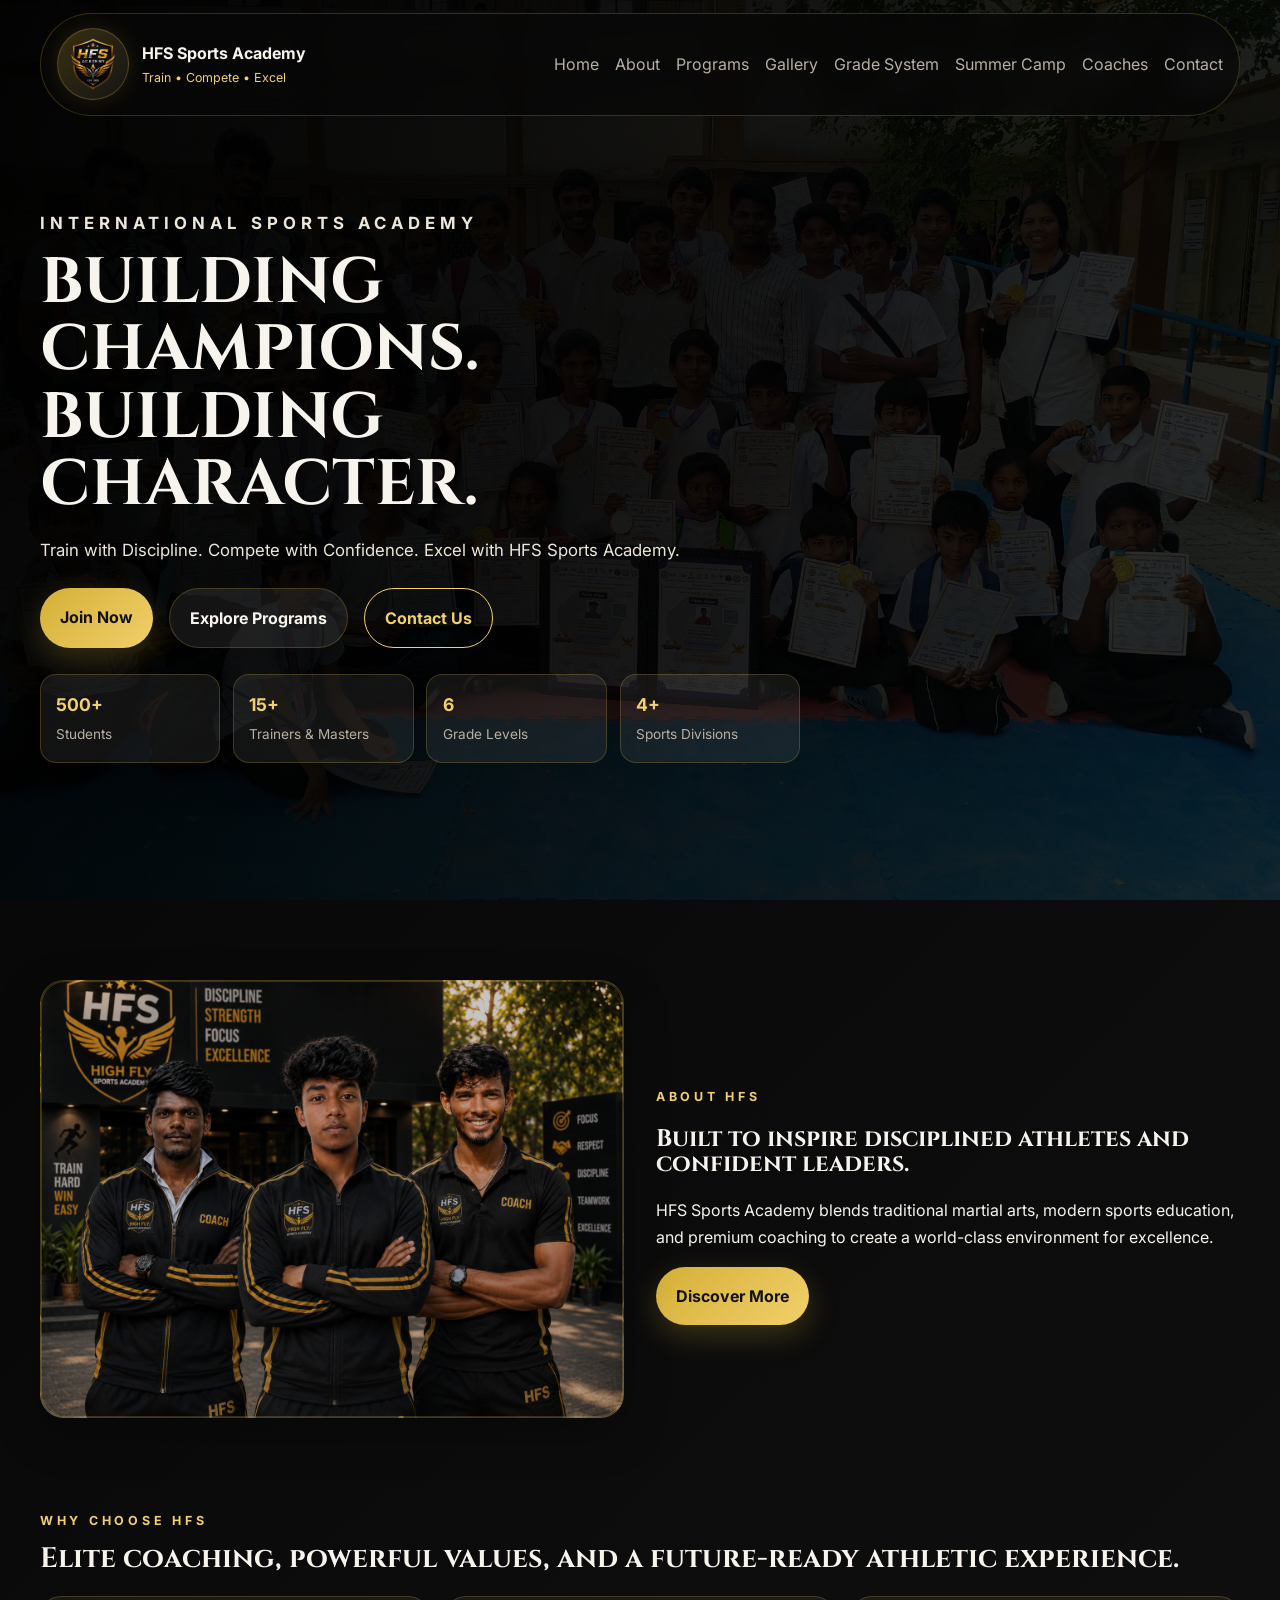
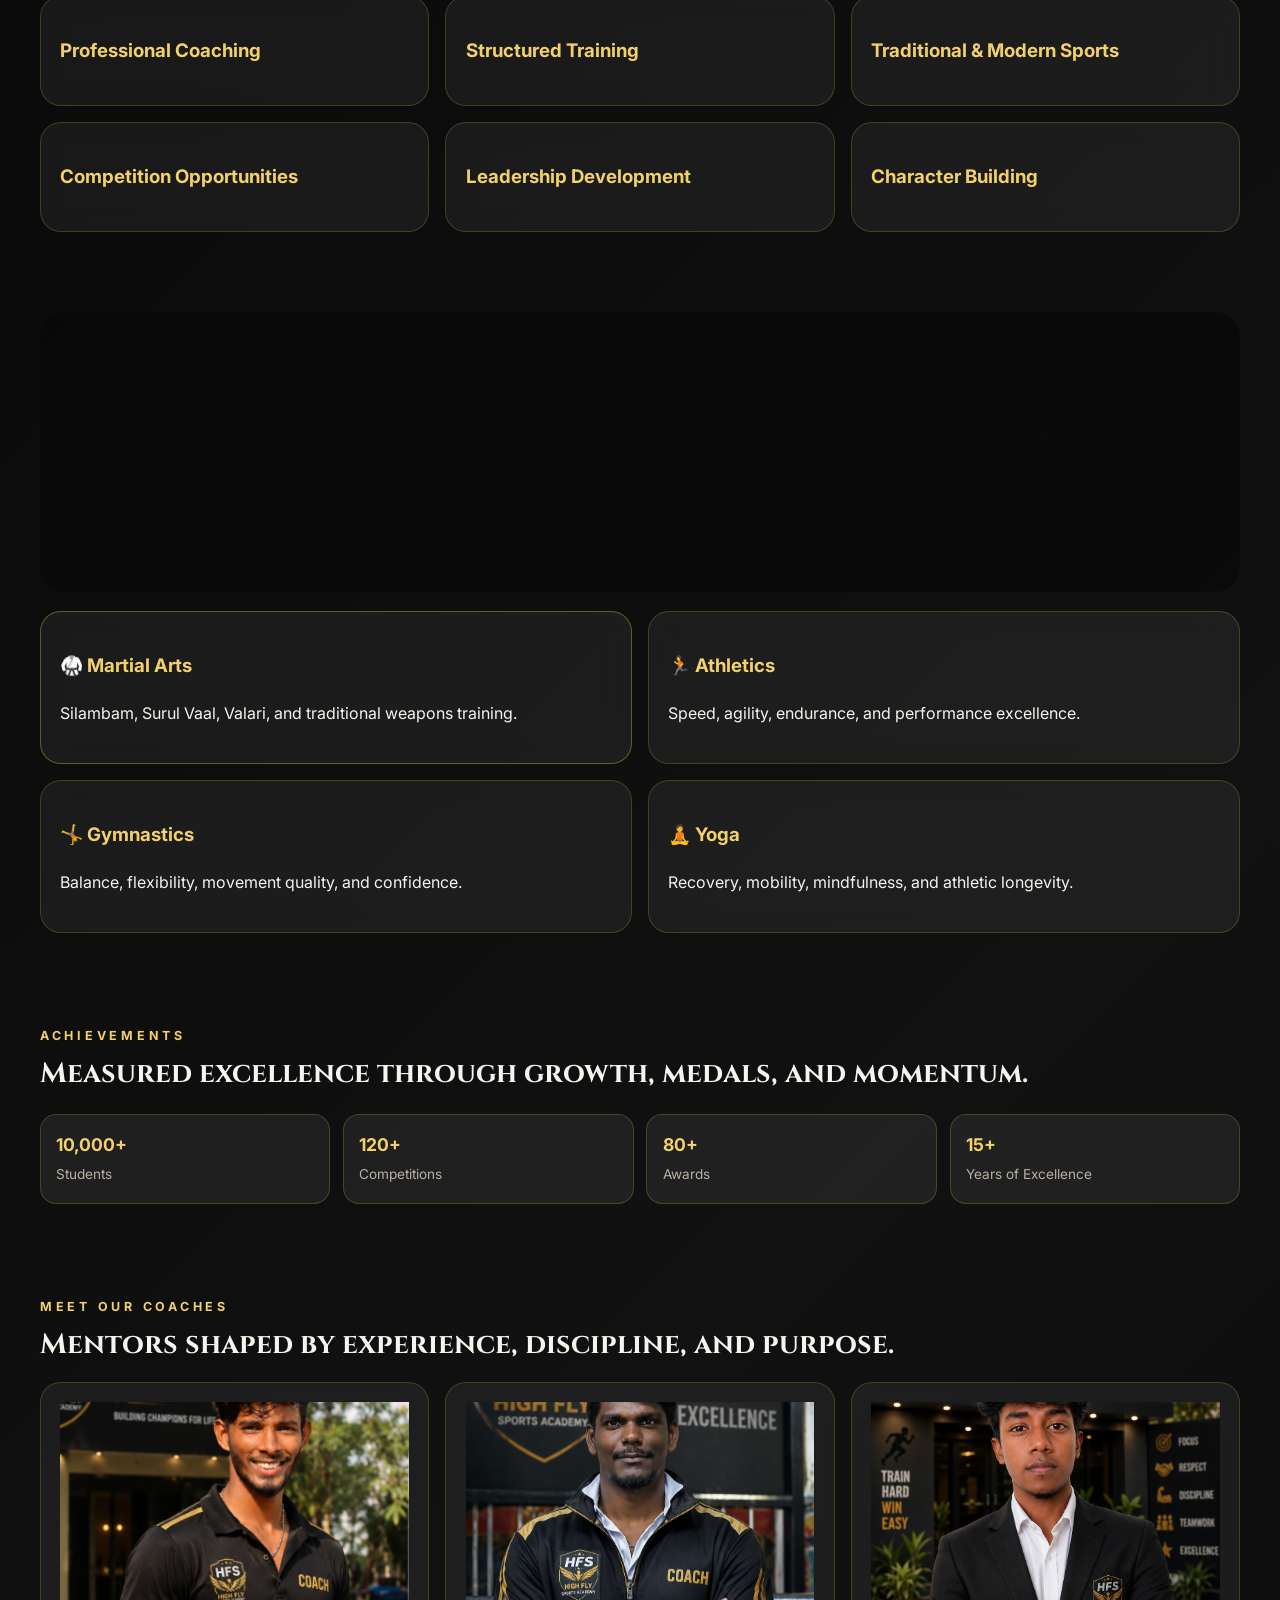
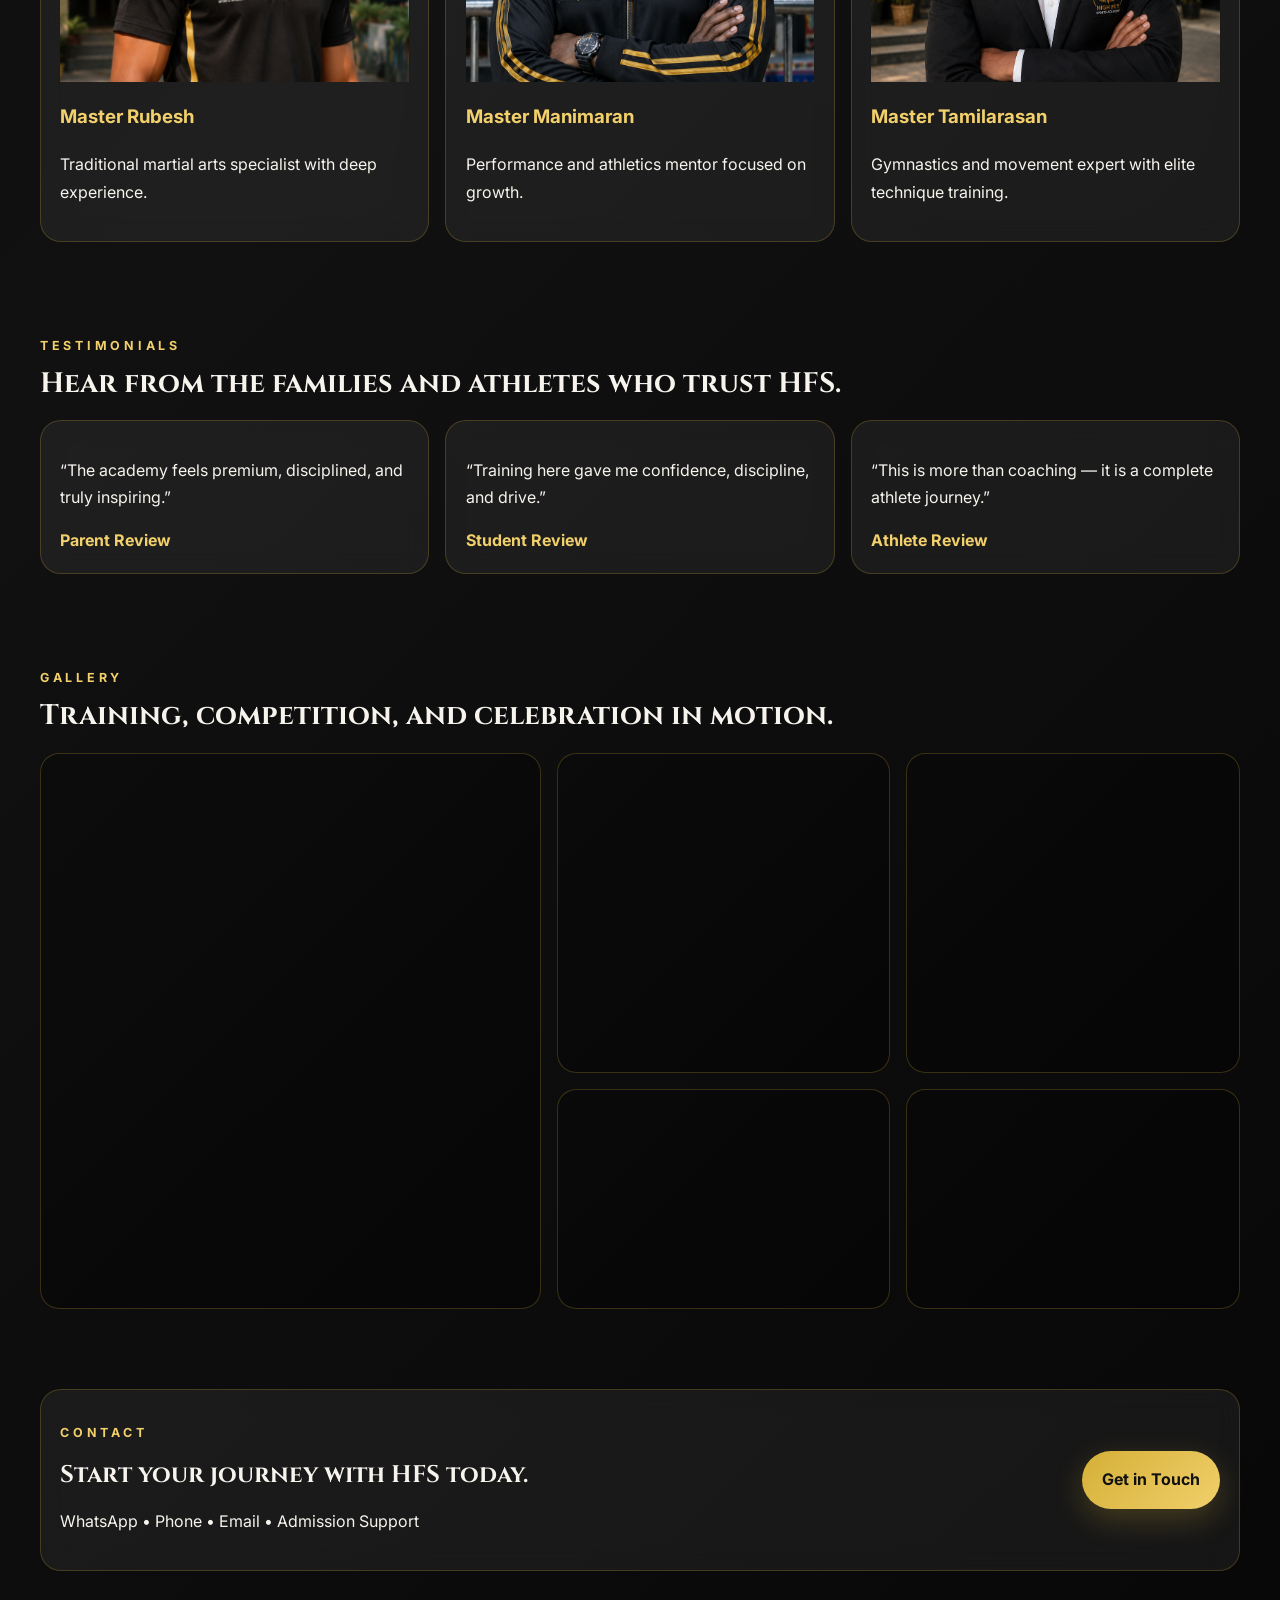
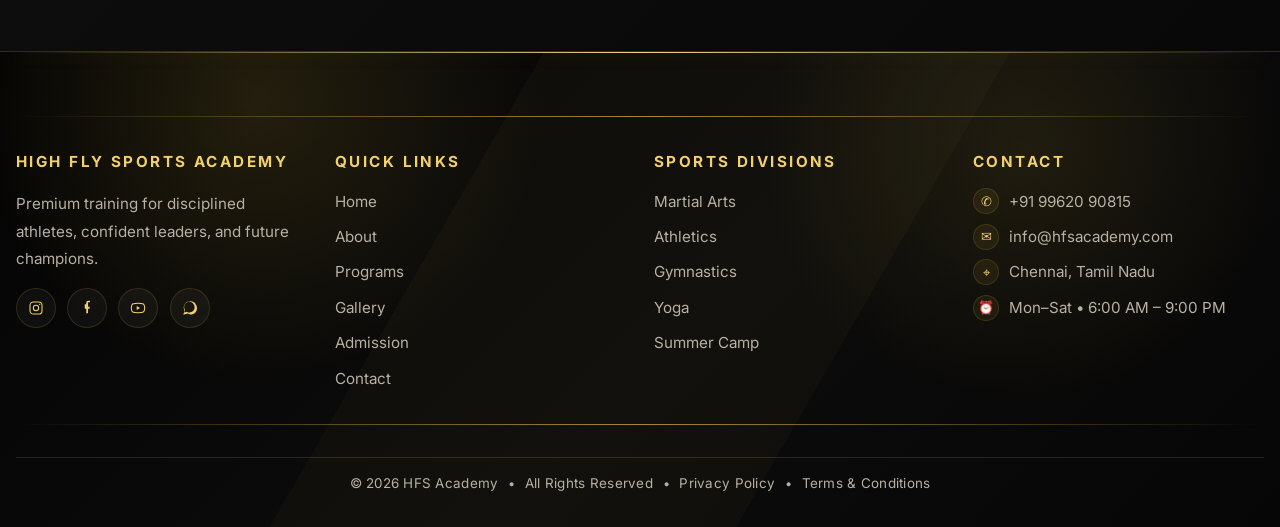
<file: index.html>
<!DOCTYPE html>
<html lang="en">
  <head>
    <meta charset="UTF-8" />
    <meta name="viewport" content="width=device-width, initial-scale=1.0" />
    <title>HFS Sports Academy | Train • Compete • Excel</title>
    <meta name="description" content="HFS Sports Academy offers premium training in martial arts, athletics, gymnastics, and fitness with discipline, culture, and excellence at the core." />
    <link rel="preconnect" href="https://fonts.googleapis.com" />
    <link rel="preconnect" href="https://fonts.gstatic.com" crossorigin />
    <link href="https://fonts.googleapis.com/css2?family=Inter:wght@300;400;500;600;700;800&family=Cinzel:wght@500;600;700&display=swap" rel="stylesheet" />
    <link rel="stylesheet" href="styles.css" />
  </head>
  <body>
    <div class="page-loader" id="pageLoader">
      <img src="assets/logo.png" alt="Loading" />
    </div>

    <header class="hero">
      <div class="hero-overlay"></div>
      <nav class="nav container sticky-nav">
        <a class="brand" href="index.html">
            <div class="footer-logo-wrap">
            <img src="assets/logo.png" alt="Official HFS Sports Academy logo" />
          </div>
          <span><strong>HFS Sports Academy</strong><small>Train • Compete • Excel</small></span></a>
        <div class="nav-links">
          <a href="index.html">Home</a>
          <a href="about.html">About</a>
          <a href="programs.html">Programs</a>
          <a href="gallery.html">Gallery</a>
          <a href="grade-system.html">Grade System</a>
          <a href="summer-camp.html">Summer Camp</a>
          <a href="coaches.html">Coaches</a>
          <a href="contact.html">Contact</a>
        </div>
      </nav>

      <div class="hero-content container" id="home">
        <div class="hero-copy">
          <p class="eyebrow">International Sports Academy</p>
          <h1>BUILDING CHAMPIONS.<br />BUILDING CHARACTER.</h1>
          <p>Train with Discipline. Compete with Confidence. Excel with HFS Sports Academy.</p>
          <div class="hero-actions">
            <a class="btn btn-gold" href="contact.html">Join Now</a>
            <a class="btn btn-dark" href="programs.html">Explore Programs</a>
            <a class="btn btn-outline" href="contact.html">Contact Us</a>
          </div>
          <div class="stats-grid">
            <div><strong>500+</strong><span>Students</span></div>
            <div><strong>15+</strong><span>Trainers & Masters</span></div>
            <div><strong>6</strong><span>Grade Levels</span></div>
            <div><strong>4+</strong><span>Sports Divisions</span></div>
          </div>
        </div>
      </div>
    </header>

    <main>
      <section class="section container" id="about">
        <div class="split-layout reveal">
          <div class="split-image"></div>
          <div class="split-copy">
            <p class="eyebrow">About HFS</p>
            <h2>Built to inspire disciplined athletes and confident leaders.</h2>
            <p>HFS Sports Academy blends traditional martial arts, modern sports education, and premium coaching to create a world-class environment for excellence.</p>
            <a class="btn btn-gold" href="about.html">Discover More</a>
          </div>
        </div>
      </section>

      <section class="section container" id="programs">
        <div class="section-heading">
          <p class="eyebrow">Why Choose HFS</p>
          <h2>Elite coaching, powerful values, and a future-ready athletic experience.</h2>
        </div>
        <div class="icon-grid reveal">
          <article><h3>Professional Coaching</h3></article>
          <article><h3>Structured Training</h3></article>
          <article><h3>Traditional & Modern Sports</h3></article>
          <article><h3>Competition Opportunities</h3></article>
          <article><h3>Leadership Development</h3></article>
          <article><h3>Character Building</h3></article>
        </div>
      </section>

      <section class="section container">
        <div class="full-section-banner reveal"></div>
        <div class="program-grid reveal">
          <article class="program-card flagship"><h3>🥋 Martial Arts</h3><p>Silambam, Surul Vaal, Valari, and traditional weapons training.</p></article>
          <article class="program-card"><h3>🏃 Athletics</h3><p>Speed, agility, endurance, and performance excellence.</p></article>
          <article class="program-card"><h3>🤸 Gymnastics</h3><p>Balance, flexibility, movement quality, and confidence.</p></article>
          <article class="program-card"><h3>🧘 Yoga</h3><p>Recovery, mobility, mindfulness, and athletic longevity.</p></article>
        </div>
      </section>

      <section class="section container">
        <div class="section-heading">
          <p class="eyebrow">Achievements</p>
          <h2>Measured excellence through growth, medals, and momentum.</h2>
        </div>
        <div class="stats-grid reveal">
          <div><strong>10,000+</strong><span>Students</span></div>
          <div><strong>120+</strong><span>Competitions</span></div>
          <div><strong>80+</strong><span>Awards</span></div>
          <div><strong>15+</strong><span>Years of Excellence</span></div>
        </div>
      </section>

      <section class="section container">
        <div class="section-heading">
          <p class="eyebrow">Meet Our Coaches</p>
          <h2>Mentors shaped by experience, discipline, and purpose.</h2>
        </div>
        <div class="coach-grid reveal">
          <article class="coach-card"><span><img src="assets/Rubesh.png" alt="Master Rubesh" /></span><h3>Master Rubesh</h3><p>Traditional martial arts specialist with deep experience.</p></article>
          <article class="coach-card"><span><img src="assets/mani.png" alt="Master Manimaran" /></span><h3>Master Manimaran</h3><p>Performance and athletics mentor focused on growth.</p></article>
          <article class="coach-card"><span><img src="assets/Tamil.png" alt="Master Tamilarasan" /></span><h3>Master Tamilarasan</h3><p>Gymnastics and movement expert with elite technique training.</p></article>
        </div>
      </section>

      <section class="section container">
        <div class="section-heading">
          <p class="eyebrow">Testimonials</p>
          <h2>Hear from the families and athletes who trust HFS.</h2>
        </div>
        <div class="testimonial-grid reveal">
          <article class="testimonial"><p>“The academy feels premium, disciplined, and truly inspiring.”</p><strong>Parent Review</strong></article>
          <article class="testimonial"><p>“Training here gave me confidence, discipline, and drive.”</p><strong>Student Review</strong></article>
          <article class="testimonial"><p>“This is more than coaching — it is a complete athlete journey.”</p><strong>Athlete Review</strong></article>
        </div>
      </section>

      <section class="section container" id="gallery">
        <div class="section-heading">
          <p class="eyebrow">Gallery</p>
          <h2>Training, competition, and celebration in motion.</h2>
        </div>
        <div class="gallery-masonry reveal">
          <div class="masonry-item large"></div>
          <div class="masonry-item"></div>
          <div class="masonry-item tall"></div>
          <div class="masonry-item"></div>
          <div class="masonry-item"></div>
        </div>
      </section>

      <section class="section container" id="contact">
        <div class="contact-card reveal">
          <div>
            <p class="eyebrow">Contact</p>
            <h2>Start your journey with HFS today.</h2>
            <p>WhatsApp • Phone • Email • Admission Support</p>
          </div>
          <a class="btn btn-gold" href="contact.html">Get in Touch</a>
        </div>
      </section>
    </main>

    <footer class="premium-footer reveal" id="contact-footer">
      <div class="container">
        <div class="footer-divider"></div>

        <!-- <div class="footer-brand-block">
          <div class="footer-logo-wrap">
            <img src="assets/logo.png" alt="Official HFS Sports Academy logo" />
          </div>
          <div class="footer-brand-copy">
            <h3>HFS SPORTS ACADEMY</h3>
            <p>Train • Compete • Excel</p>
            <span>Building Champions. Building Character.</span>
          </div>
        </div> -->

        <div class="footer-grid">
          <div class="footer-column">
            <h4>High Fly Sports Academy</h4>
            <p>Premium training for disciplined athletes, confident leaders, and future champions.</p>
            <div class="social-links" aria-label="Social media links">
              <a href="#" aria-label="Instagram">
                <svg viewBox="0 0 24 24" fill="none"><rect x="3" y="3" width="18" height="18" rx="5" stroke="currentColor" stroke-width="1.6"/><circle cx="12" cy="12" r="4" stroke="currentColor" stroke-width="1.6"/><circle cx="17.5" cy="6.5" r="1" fill="currentColor"/></svg>
              </a>
              <a href="#" aria-label="Facebook">
                <svg viewBox="0 0 24 24" fill="none"><path d="M13.5 20v-7h2.3l.3-2.7h-2.6V4.8c0-.8.2-1.3 1.4-1.3h1.5V1.1c-.2 0-1.1-.1-2.1-.1-2 0-3.4 1.2-3.4 3.5v2h-2.3V13h2.3v7h2.8Z" fill="currentColor"/></svg>
              </a>
              <a href="#" aria-label="YouTube">
                <svg viewBox="0 0 24 24" fill="none"><path d="M21.2 7.7a2.7 2.7 0 0 0-1.9-1.9C17.8 5 12 5 12 5s-5.8 0-7.3.8A2.7 2.7 0 0 0 2.8 7.7C2 9.3 2 12 2 12s0 2.7.8 4.3a2.7 2.7 0 0 0 1.9 1.9C6.2 19 12 19 12 19s5.8 0 7.3-.8a2.7 2.7 0 0 0 1.9-1.9c.8-1.6.8-4.3.8-4.3s0-2.7-.8-4.3Z" stroke="currentColor" stroke-width="1.6"/><path d="m10 15 5-3-5-3v6Z" fill="currentColor"/></svg>
              </a>
              <a href="#" aria-label="WhatsApp">
                <svg viewBox="0 0 24 24" fill="none"><path d="M19.5 4.5A9.4 9.4 0 0 0 12 2C6.8 2 2.6 6.2 2.6 11.4c0 1.6.4 3.2 1.2 4.6L2 22l6.2-1.6a9.5 9.5 0 0 0 4.8 1.2h.1c5.2 0 9.4-4.2 9.4-9.4 0-2.5-.9-4.8-2.6-6.6Zm-7.5 14.6h-.1c-1.5 0-3-.4-4.3-1.2l-.3-.2-3.7 1 1-3.6-.2-.3a7.8 7.8 0 0 1-1.2-4.2c0-4.3 3.5-7.8 7.8-7.8 2.1 0 4.1.8 5.6 2.3a7.8 7.8 0 0 1 2.3 5.6c0 4.3-3.4 7.8-7.8 7.8Z" fill="currentColor"/></svg>
              </a>
            </div>
          </div>

          <div class="footer-column">
            <h4>Quick Links</h4>
            <ul class="footer-links">
              <li><a href="index.html">Home</a></li>
              <li><a href="about.html">About</a></li>
              <li><a href="programs.html">Programs</a></li>
              <li><a href="gallery.html">Gallery</a></li>
              <li><a href="contact.html">Admission</a></li>
              <li><a href="contact.html">Contact</a></li>
            </ul>
          </div>

          <div class="footer-column">
            <h4>Sports Divisions</h4>
            <ul class="footer-links">
              <li><a href="programs.html">Martial Arts</a></li>
              <li><a href="programs.html">Athletics</a></li>
              <li><a href="programs.html">Gymnastics</a></li>
              <li><a href="programs.html">Yoga</a></li>
              <li><a href="summer-camp.html">Summer Camp</a></li>
            </ul>
          </div>

          <div class="footer-column">
            <h4>Contact</h4>
            <ul class="footer-contact-list">
              <li><span class="footer-icon">✆</span><a href="tel:+919962090815">+91 99620 90815</a></li>
              <li><span class="footer-icon">✉</span><a href="mailto:info@hfsacademy.com">info@hfsacademy.com</a></li>
              <li><span class="footer-icon">⌖</span>Chennai, Tamil Nadu</li>
              <li><span class="footer-icon">⏰</span>Mon–Sat • 6:00 AM – 9:00 PM</li>
            </ul>
          </div>
        </div>

        <div class="footer-divider footer-divider-bottom"></div>

        <div class="footer-bottom">
          <div class="footer-bottom-line">
            <span>© 2026 HFS Academy</span>
            <span class="footer-separator">•</span>
            <span>All Rights Reserved</span>
            <span class="footer-separator">•</span>
            <a href="#">Privacy Policy</a>
            <span class="footer-separator">•</span>
            <a href="#">Terms & Conditions</a>
          </div>
        </div>
      </div>
    </footer>

    <script src="script.js"></script>
  </body>
</html>
</file>
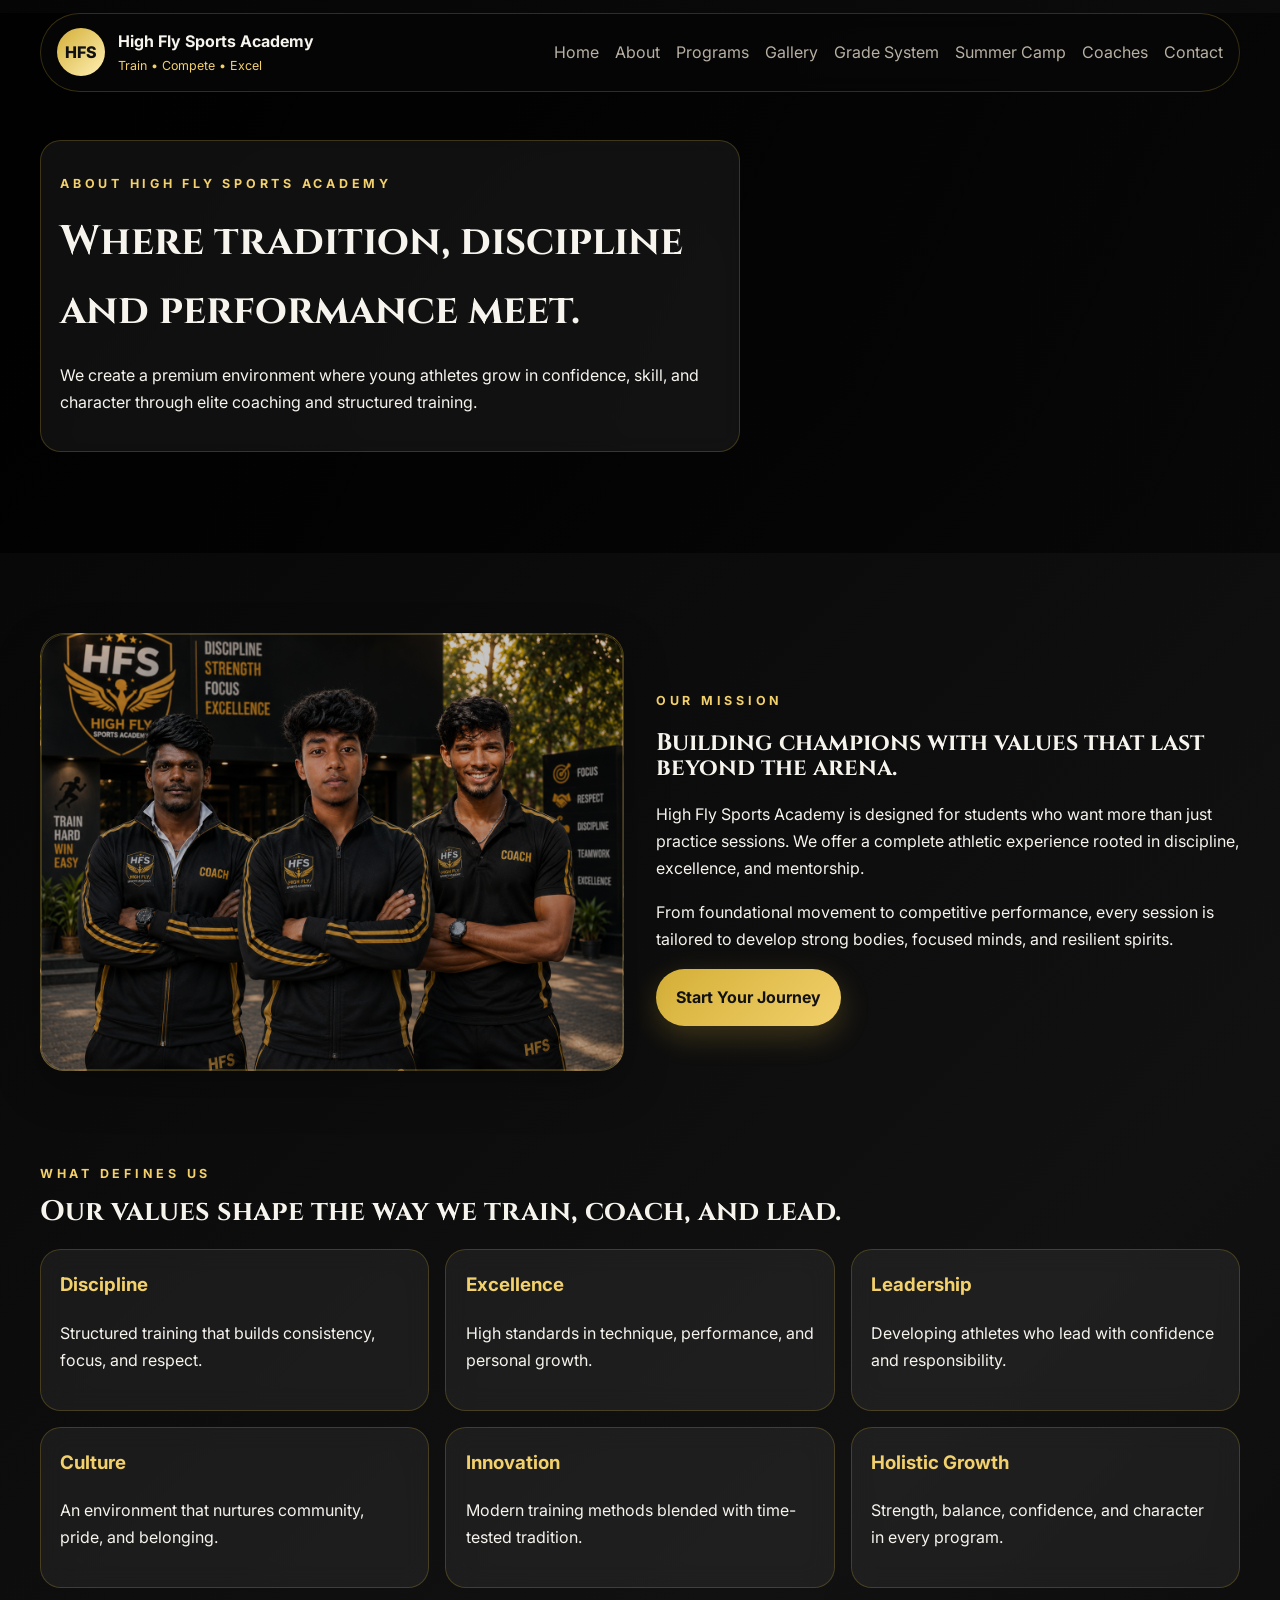
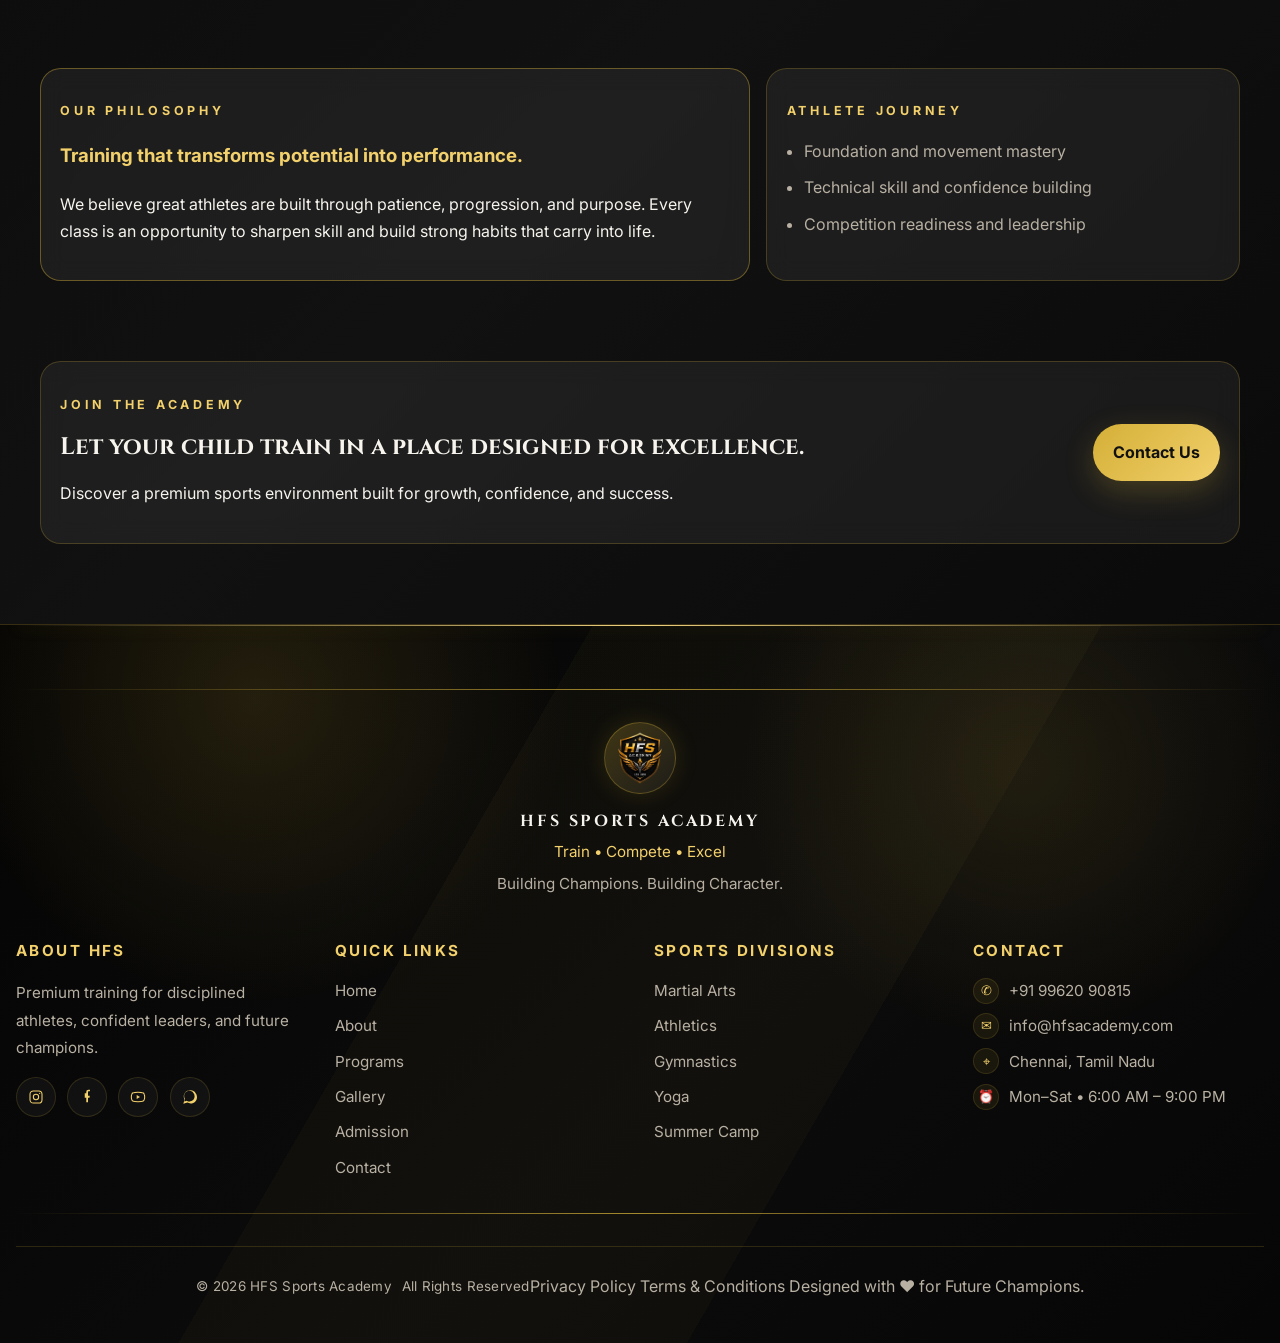
<file: about.html>
<!DOCTYPE html>
<html lang="en">
  <head>
    <meta charset="UTF-8" />
    <meta name="viewport" content="width=device-width, initial-scale=1.0" />
    <title>About | High Fly Sports Academy</title>
    <meta name="description" content="Discover the vision, philosophy, and training culture behind High Fly Sports Academy." />
    <link rel="preconnect" href="https://fonts.googleapis.com" />
    <link rel="preconnect" href="https://fonts.gstatic.com" crossorigin />
    <link href="https://fonts.googleapis.com/css2?family=Inter:wght@300;400;500;600;700;800&family=Cinzel:wght@500;600;700&display=swap" rel="stylesheet" />
    <link rel="stylesheet" href="styles.css" />
  </head>
  <body>
    <div class="page-loader" id="pageLoader">
      <img src="assets/logo.png" alt="Loading" />
    </div>

    <header class="page-hero about-page">
      <nav class="nav container sticky-nav">
        <a class="brand" href="index.html"><span class="brand-mark">HFS</span><span><strong>High Fly Sports Academy</strong><small>Train • Compete • Excel</small></span></a>
        <div class="nav-links">
          <a href="index.html">Home</a>
          <a href="about.html">About</a>
          <a href="programs.html">Programs</a>
          <a href="gallery.html">Gallery</a>
          <a href="grade-system.html">Grade System</a>
          <a href="summer-camp.html">Summer Camp</a>
          <a href="coaches.html">Coaches</a>
          <a href="contact.html">Contact</a>
        </div>
      </nav>

      <div class="container">
        <div class="page-hero-content reveal">
          <p class="eyebrow">About High Fly Sports Academy</p>
          <h1>Where tradition, discipline and performance meet.</h1>
          <p>We create a premium environment where young athletes grow in confidence, skill, and character through elite coaching and structured training.</p>
        </div>
      </div>
    </header>

    <main>
      <section class="section container">
        <div class="split-layout reveal">
          <div class="about-photo"></div>
          <div class="split-copy">
            <p class="eyebrow">Our Mission</p>
            <h2>Building champions with values that last beyond the arena.</h2>
            <p>High Fly Sports Academy is designed for students who want more than just practice sessions. We offer a complete athletic experience rooted in discipline, excellence, and mentorship.</p>
            <p>From foundational movement to competitive performance, every session is tailored to develop strong bodies, focused minds, and resilient spirits.</p>
            <a class="btn btn-gold" href="contact.html">Start Your Journey</a>
          </div>
        </div>
      </section>

      <section class="section container">
        <div class="section-heading reveal">
          <p class="eyebrow">What Defines Us</p>
          <h2>Our values shape the way we train, coach, and lead.</h2>
        </div>
        <div class="icon-grid reveal">
          <article class="value-card">
            <h3>Discipline</h3>
            <p>Structured training that builds consistency, focus, and respect.</p>
          </article>
          <article class="value-card">
            <h3>Excellence</h3>
            <p>High standards in technique, performance, and personal growth.</p>
          </article>
          <article class="value-card">
            <h3>Leadership</h3>
            <p>Developing athletes who lead with confidence and responsibility.</p>
          </article>
          <article class="value-card">
            <h3>Culture</h3>
            <p>An environment that nurtures community, pride, and belonging.</p>
          </article>
          <article class="value-card">
            <h3>Innovation</h3>
            <p>Modern training methods blended with time-tested tradition.</p>
          </article>
          <article class="value-card">
            <h3>Holistic Growth</h3>
            <p>Strength, balance, confidence, and character in every program.</p>
          </article>
        </div>
      </section>

      <section class="section container">
        <div class="about-grid reveal">
          <article class="program-card flagship">
            <p class="eyebrow">Our Philosophy</p>
            <h3>Training that transforms potential into performance.</h3>
            <p>We believe great athletes are built through patience, progression, and purpose. Every class is an opportunity to sharpen skill and build strong habits that carry into life.</p>
          </article>
          <article class="program-card">
            <p class="eyebrow">Athlete Journey</p>
            <ul class="timeline-list">
              <li>Foundation and movement mastery</li>
              <li>Technical skill and confidence building</li>
              <li>Competition readiness and leadership</li>
            </ul>
          </article>
        </div>
      </section>

      <section class="section container">
        <div class="contact-card reveal">
          <div>
            <p class="eyebrow">Join the Academy</p>
            <h2>Let your child train in a place designed for excellence.</h2>
            <p>Discover a premium sports environment built for growth, confidence, and success.</p>
          </div>
          <a class="btn btn-gold" href="contact.html">Contact Us</a>
        </div>
      </section>
    </main>

    <footer class="premium-footer reveal">
      <div class="container">
        <div class="footer-divider"></div>

        <div class="footer-brand-block">
          <div class="footer-logo-wrap">
            <img src="assets/logo.png" alt="Official HFS Sports Academy logo" />
          </div>
          <div class="footer-brand-copy">
            <h3>HFS SPORTS ACADEMY</h3>
            <p>Train • Compete • Excel</p>
            <span>Building Champions. Building Character.</span>
          </div>
        </div>

        <div class="footer-grid">
          <div class="footer-column">
            <h4>About HFS</h4>
            <p>Premium training for disciplined athletes, confident leaders, and future champions.</p>
            <div class="social-links" aria-label="Social media links">
              <a href="#" aria-label="Instagram">
                <svg viewBox="0 0 24 24" fill="none"><rect x="3" y="3" width="18" height="18" rx="5" stroke="currentColor" stroke-width="1.6"/><circle cx="12" cy="12" r="4" stroke="currentColor" stroke-width="1.6"/><circle cx="17.5" cy="6.5" r="1" fill="currentColor"/></svg>
              </a>
              <a href="#" aria-label="Facebook">
                <svg viewBox="0 0 24 24" fill="none"><path d="M13.5 20v-7h2.3l.3-2.7h-2.6V4.8c0-.8.2-1.3 1.4-1.3h1.5V1.1c-.2 0-1.1-.1-2.1-.1-2 0-3.4 1.2-3.4 3.5v2h-2.3V13h2.3v7h2.8Z" fill="currentColor"/></svg>
              </a>
              <a href="#" aria-label="YouTube">
                <svg viewBox="0 0 24 24" fill="none"><path d="M21.2 7.7a2.7 2.7 0 0 0-1.9-1.9C17.8 5 12 5 12 5s-5.8 0-7.3.8A2.7 2.7 0 0 0 2.8 7.7C2 9.3 2 12 2 12s0 2.7.8 4.3a2.7 2.7 0 0 0 1.9 1.9C6.2 19 12 19 12 19s5.8 0 7.3-.8a2.7 2.7 0 0 0 1.9-1.9c.8-1.6.8-4.3.8-4.3s0-2.7-.8-4.3Z" stroke="currentColor" stroke-width="1.6"/><path d="m10 15 5-3-5-3v6Z" fill="currentColor"/></svg>
              </a>
              <a href="#" aria-label="WhatsApp">
                <svg viewBox="0 0 24 24" fill="none"><path d="M19.5 4.5A9.4 9.4 0 0 0 12 2C6.8 2 2.6 6.2 2.6 11.4c0 1.6.4 3.2 1.2 4.6L2 22l6.2-1.6a9.5 9.5 0 0 0 4.8 1.2h.1c5.2 0 9.4-4.2 9.4-9.4 0-2.5-.9-4.8-2.6-6.6Zm-7.5 14.6h-.1c-1.5 0-3-.4-4.3-1.2l-.3-.2-3.7 1 1-3.6-.2-.3a7.8 7.8 0 0 1-1.2-4.2c0-4.3 3.5-7.8 7.8-7.8 2.1 0 4.1.8 5.6 2.3a7.8 7.8 0 0 1 2.3 5.6c0 4.3-3.4 7.8-7.8 7.8Z" fill="currentColor"/></svg>
              </a>
            </div>
          </div>

          <div class="footer-column">
            <h4>Quick Links</h4>
            <ul class="footer-links">
              <li><a href="index.html">Home</a></li>
              <li><a href="about.html">About</a></li>
              <li><a href="programs.html">Programs</a></li>
              <li><a href="gallery.html">Gallery</a></li>
              <li><a href="contact.html">Admission</a></li>
              <li><a href="contact.html">Contact</a></li>
            </ul>
          </div>

          <div class="footer-column">
            <h4>Sports Divisions</h4>
            <ul class="footer-links">
              <li><a href="programs.html">Martial Arts</a></li>
              <li><a href="programs.html">Athletics</a></li>
              <li><a href="programs.html">Gymnastics</a></li>
              <li><a href="programs.html">Yoga</a></li>
              <li><a href="summer-camp.html">Summer Camp</a></li>
            </ul>
          </div>

          <div class="footer-column">
            <h4>Contact</h4>
            <ul class="footer-contact-list">
              <li><span class="footer-icon">✆</span><a href="tel:+919962090815">+91 99620 90815</a></li>
              <li><span class="footer-icon">✉</span><a href="mailto:info@hfsacademy.com">info@hfsacademy.com</a></li>
              <li><span class="footer-icon">⌖</span>Chennai, Tamil Nadu</li>
              <li><span class="footer-icon">⏰</span>Mon–Sat • 6:00 AM – 9:00 PM</li>
            </ul>
          </div>
        </div>

        <div class="footer-divider footer-divider-bottom"></div>

        <div class="footer-bottom">
          <div class="footer-bottom-line">
            <p>© 2026 HFS Sports Academy</p>
            <span>All Rights Reserved</span>
          </div>
          <div class="footer-bottom-links">
            <a href="#">Privacy Policy</a>
            <a href="#">Terms & Conditions</a>
            <span>Designed with ❤️ for Future Champions.</span>
          </div>
        </div>
      </div>
    </footer>

    <script src="script.js"></script>
  </body>
</html>
</file>
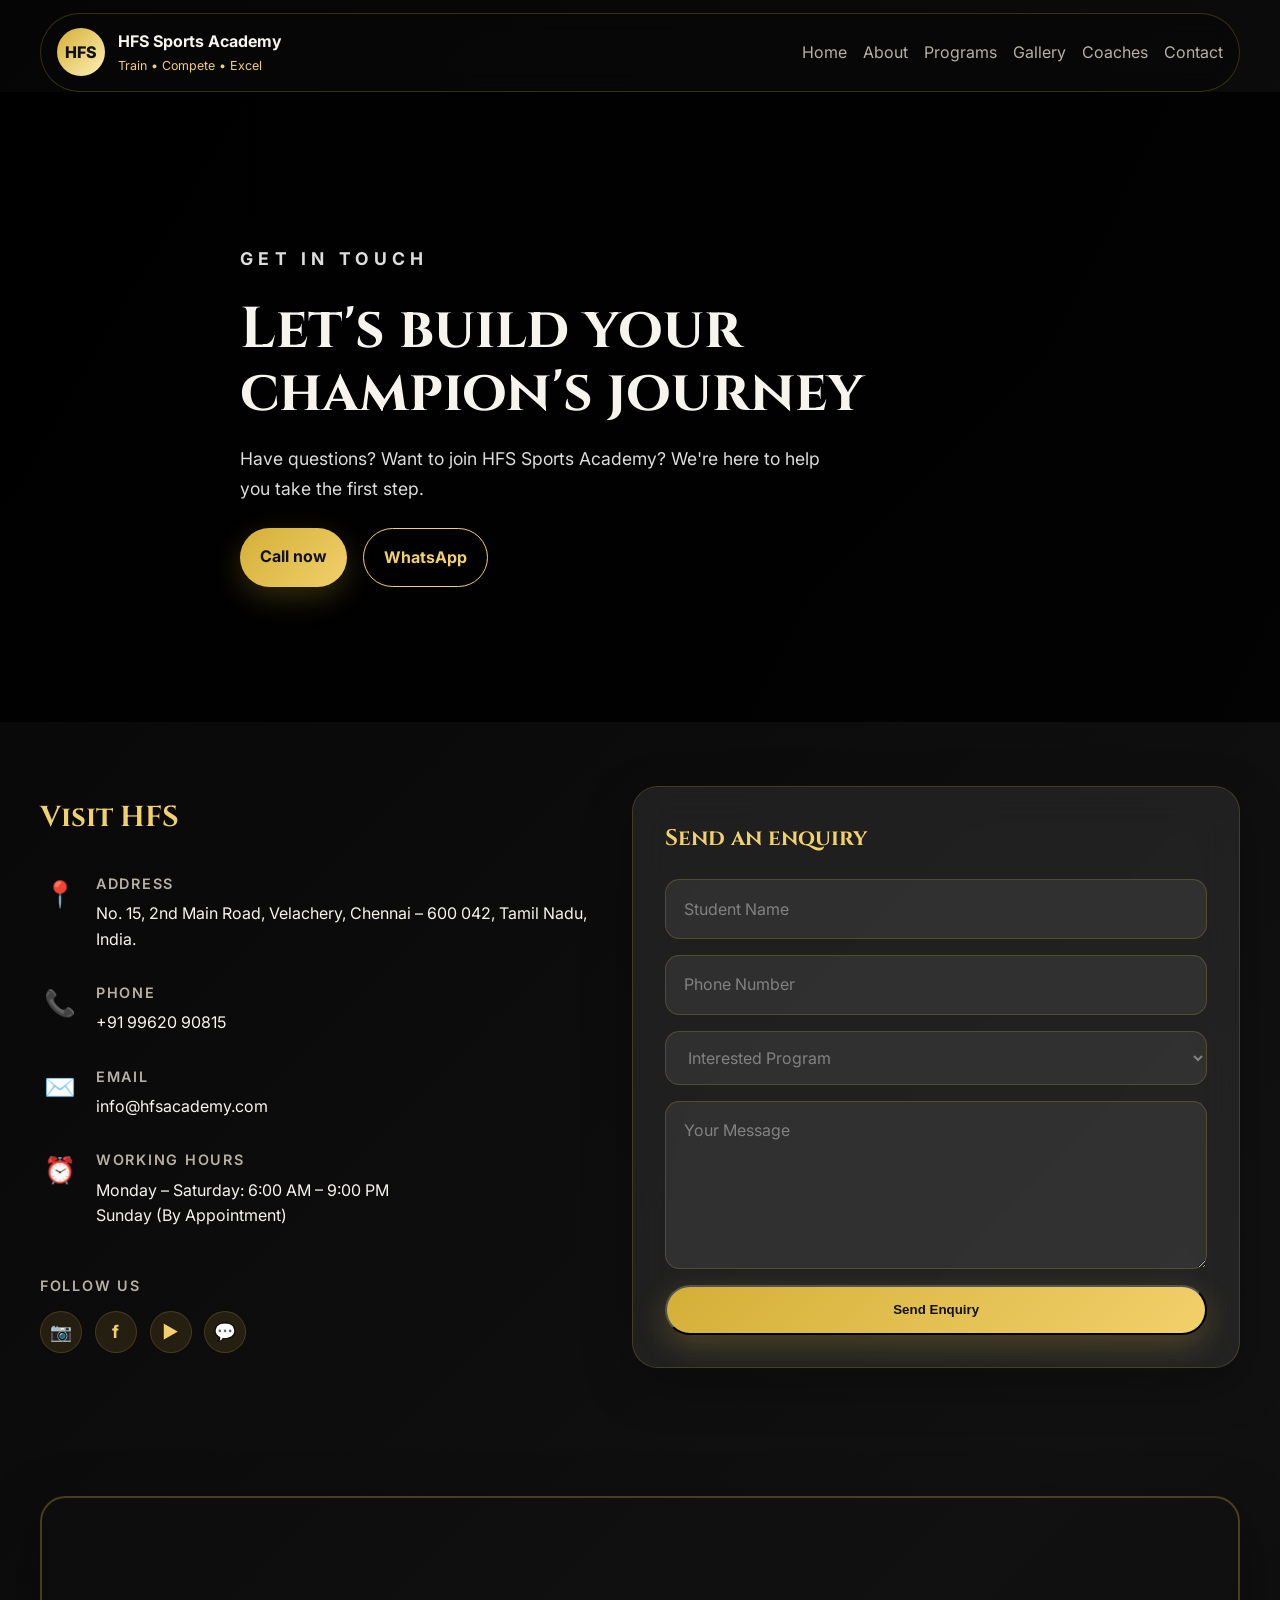
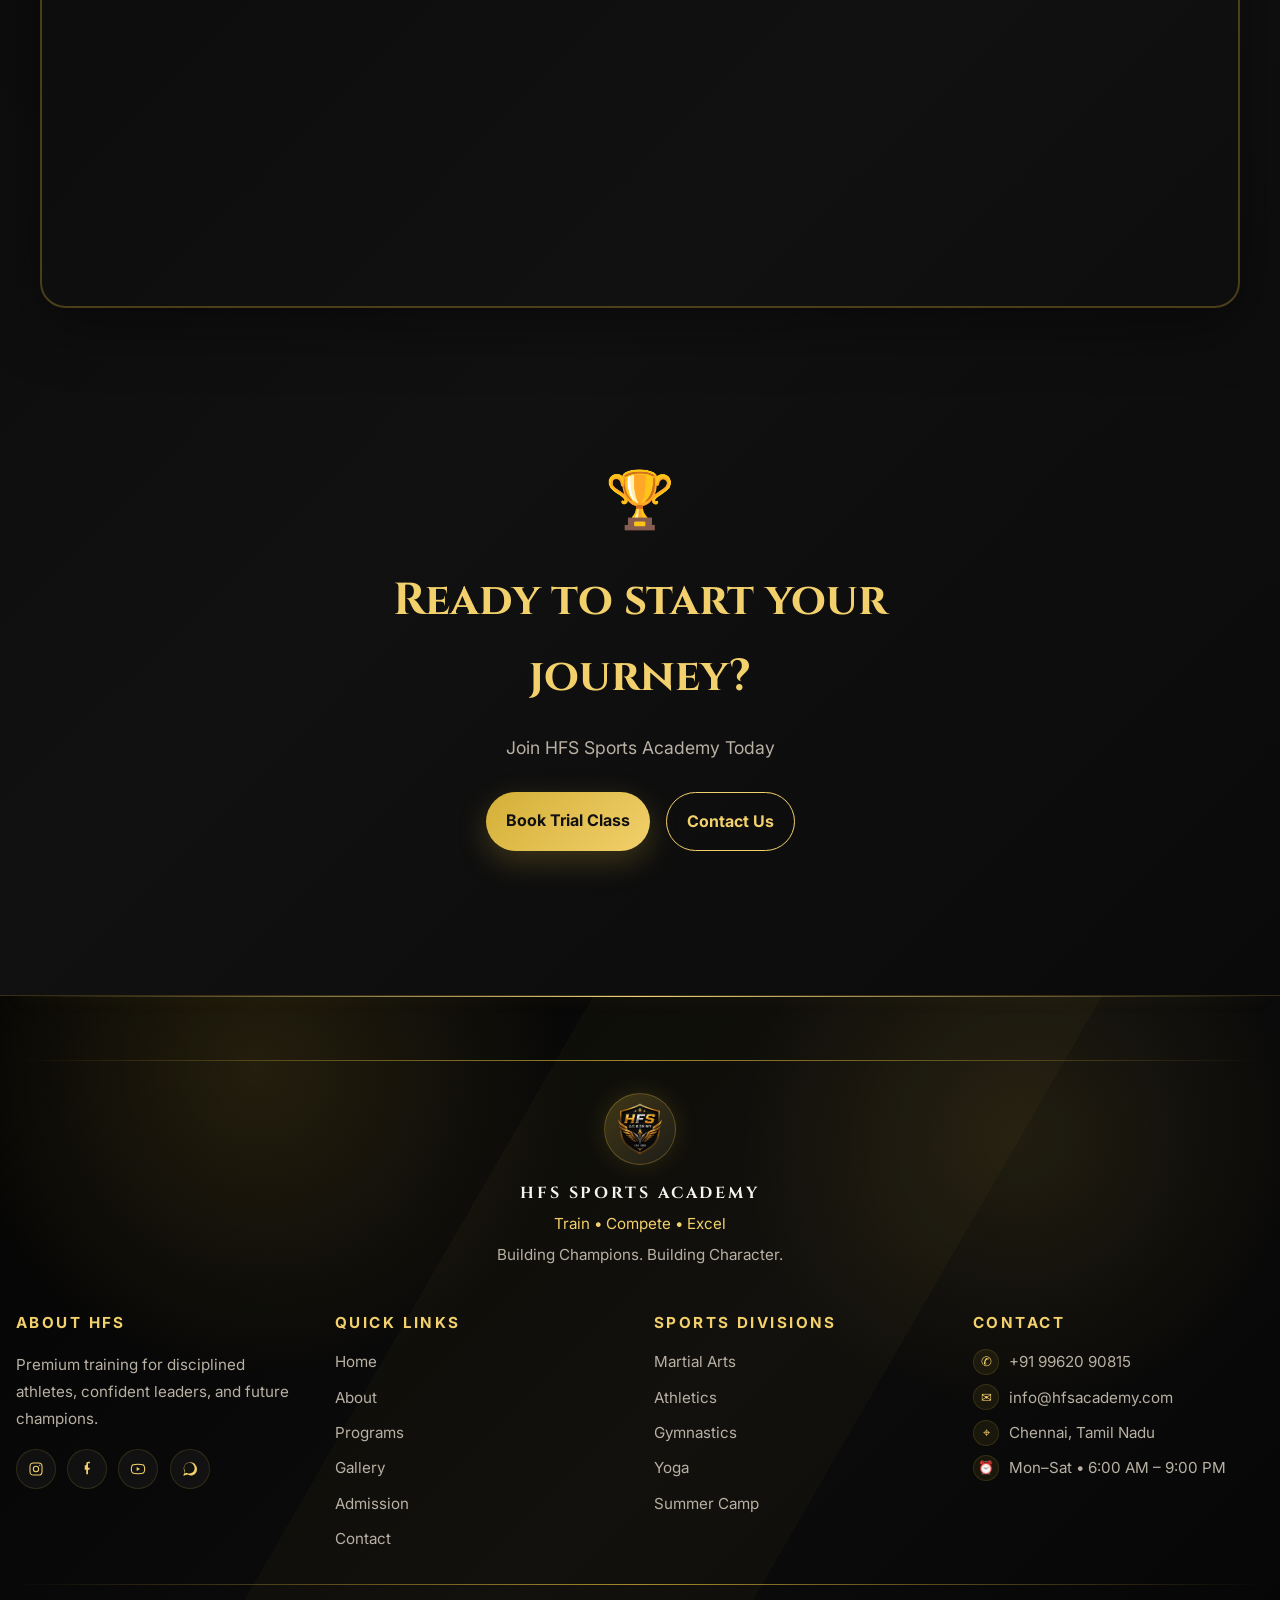
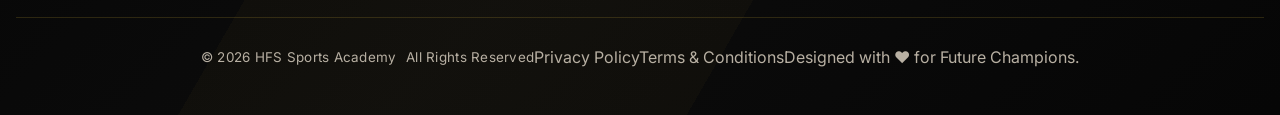
<file: contact.html>
<!DOCTYPE html>
<html lang="en">
  <head>
    <meta charset="UTF-8" />
    <meta name="viewport" content="width=device-width, initial-scale=1.0" />
    <title>Contact | HFS Sports Academy</title>
    <link rel="preconnect" href="https://fonts.googleapis.com" />
    <link rel="preconnect" href="https://fonts.gstatic.com" crossorigin />
    <link href="https://fonts.googleapis.com/css2?family=Inter:wght@300;400;500;600;700;800&family=Cinzel:wght@500;600;700&display=swap" rel="stylesheet" />
    <link rel="stylesheet" href="styles.css" />
  </head>
  <body>
    <div class="page-loader" id="pageLoader"><div class="brand-mark">HFS</div></div>

    <nav class="nav container sticky-nav">
      <a class="brand" href="index.html"><span class="brand-mark">HFS</span><span><strong>HFS Sports Academy</strong><small>Train • Compete • Excel</small></span></a>
      <div class="nav-links">
        <a href="index.html">Home</a>
        <a href="about.html">About</a>
        <a href="programs.html">Programs</a>
        <a href="gallery.html">Gallery</a>
        <a href="coaches.html">Coaches</a>
        <a href="contact.html">Contact</a>
      </div>
    </nav>

    <section class="contact-hero reveal">
      <div class="contact-hero-overlay"></div>
      <div class="container contact-hero-content">
        <p class="eyebrow">Get in touch</p>
        <h1>Let's build your champion's journey</h1>
        <p>Have questions? Want to join HFS Sports Academy? We're here to help you take the first step.</p>
        <div class="hero-actions">
          <a class="btn btn-gold" href="tel:+919962090815">Call now</a>
          <a class="btn btn-outline" href="https://wa.me/919962090815">WhatsApp</a>
        </div>
      </div>
    </section>

    <section class="container section contact-split-section reveal">
      <div class="contact-split-layout">
        <div class="contact-left">
          <div class="contact-left-content">
            <h3 class="contact-section-title">Visit HFS</h3>

            <div class="contact-info-item">
              <span class="contact-icon">📍</span>
              <div>
                <p class="contact-label">Address</p>
                <p class="contact-value">No. 15, 2nd Main Road, Velachery, Chennai – 600 042, Tamil Nadu, India.</p>
              </div>
            </div>

            <div class="contact-info-item">
              <span class="contact-icon">📞</span>
              <div>
                <p class="contact-label">Phone</p>
                <p class="contact-value">+91 99620 90815</p>
              </div>
            </div>

            <div class="contact-info-item">
              <span class="contact-icon">✉️</span>
              <div>
                <p class="contact-label">Email</p>
                <p class="contact-value">info@hfsacademy.com</p>
              </div>
            </div>

            <div class="contact-info-item">
              <span class="contact-icon">⏰</span>
              <div>
                <p class="contact-label">Working Hours</p>
                <p class="contact-value">Monday – Saturday: 6:00 AM – 9:00 PM<br/>Sunday (By Appointment)</p>
              </div>
            </div>

            <div class="contact-social-links">
              <p class="contact-label">Follow us</p>
              <div class="social-icons-inline">
                <a href="#" aria-label="Instagram">📷</a>
                <a href="#" aria-label="Facebook">f</a>
                <a href="#" aria-label="YouTube">▶️</a>
                <a href="#" aria-label="WhatsApp">💬</a>
              </div>
            </div>
          </div>
        </div>

        <div class="contact-right">
          <div class="contact-form-glass reveal">
            <h3>Send an enquiry</h3>
            <form class="contact-form">
              <div class="form-group">
                <input type="text" placeholder="Student Name" required />
              </div>
              <div class="form-group">
                <input type="tel" placeholder="Phone Number" required />
              </div>
              <div class="form-group">
                <select required>
                  <option value="">Interested Program</option>
                  <option>Martial Arts</option>
                  <option>Athletics</option>
                  <option>Gymnastics</option>
                  <option>Yoga</option>
                  <option>Summer Camp</option>
                </select>
              </div>
              <div class="form-group">
                <textarea placeholder="Your Message" rows="5" required></textarea>
              </div>
              <button type="submit" class="btn btn-gold" style="width: 100%;">Send Enquiry</button>
            </form>
          </div>
        </div>
      </div>
    </section>

    <section class="contact-map-section reveal">
      <div class="container">
        <div class="contact-map-wrapper">
          <iframe src="https://www.google.com/maps?q=Velachery+Chennai&z=15&output=embed" frameborder="0" style="border: 0;" allowfullscreen="" loading="lazy" referrerpolicy="no-referrer-when-downgrade" title="HFS Sports Academy location on Google Maps"></iframe>
        </div>
      </div>
    </section>

    <section class="contact-cta-section reveal">
      <div class="container">
        <div class="cta-content">
          <div class="cta-icon">🏆</div>
          <h2>Ready to start your journey?</h2>
          <p>Join HFS Sports Academy Today</p>
          <div class="cta-actions">
            <a class="btn btn-gold" href="#">Book Trial Class</a>
            <a class="btn btn-outline" href="#">Contact Us</a>
          </div>
        </div>
      </div>
    </section>

    <footer class="premium-footer reveal">
      <div class="container">
        <div class="footer-divider"></div>
        <div class="footer-brand-block">
          <div class="footer-logo-wrap">
            <img src="assets/logo.png" alt="Official HFS Sports Academy logo" />
          </div>
          <div class="footer-brand-copy">
            <h3>HFS SPORTS ACADEMY</h3>
            <p>Train • Compete • Excel</p>
            <span>Building Champions. Building Character.</span>
          </div>
        </div>
        <div class="footer-grid">
          <div class="footer-column">
            <h4>About HFS</h4>
            <p>Premium training for disciplined athletes, confident leaders, and future champions.</p>
            <div class="social-links" aria-label="Social media links">
              <a href="#" aria-label="Instagram"><svg viewBox="0 0 24 24" fill="none"><rect x="3" y="3" width="18" height="18" rx="5" stroke="currentColor" stroke-width="1.6"/><circle cx="12" cy="12" r="4" stroke="currentColor" stroke-width="1.6"/><circle cx="17.5" cy="6.5" r="1" fill="currentColor"/></svg></a>
              <a href="#" aria-label="Facebook"><svg viewBox="0 0 24 24" fill="none"><path d="M13.5 20v-7h2.3l.3-2.7h-2.6V4.8c0-.8.2-1.3 1.4-1.3h1.5V1.1c-.2 0-1.1-.1-2.1-.1-2 0-3.4 1.2-3.4 3.5v2h-2.3V13h2.3v7h2.8Z" fill="currentColor"/></svg></a>
              <a href="#" aria-label="YouTube"><svg viewBox="0 0 24 24" fill="none"><path d="M21.2 7.7a2.7 2.7 0 0 0-1.9-1.9C17.8 5 12 5 12 5s-5.8 0-7.3.8A2.7 2.7 0 0 0 2.8 7.7C2 9.3 2 12 2 12s0 2.7.8 4.3a2.7 2.7 0 0 0 1.9 1.9C6.2 19 12 19 12 19s5.8 0 7.3-.8a2.7 2.7 0 0 0 1.9-1.9c.8-1.6.8-4.3.8-4.3s0-2.7-.8-4.3Z" stroke="currentColor" stroke-width="1.6"/><path d="m10 15 5-3-5-3v6Z" fill="currentColor"/></svg></a>
              <a href="#" aria-label="WhatsApp"><svg viewBox="0 0 24 24" fill="none"><path d="M19.5 4.5A9.4 9.4 0 0 0 12 2C6.8 2 2.6 6.2 2.6 11.4c0 1.6.4 3.2 1.2 4.6L2 22l6.2-1.6a9.5 9.5 0 0 0 4.8 1.2h.1c5.2 0 9.4-4.2 9.4-9.4 0-2.5-.9-4.8-2.6-6.6Zm-7.5 14.6h-.1c-1.5 0-3-.4-4.3-1.2l-.3-.2-3.7 1 1-3.6-.2-.3a7.8 7.8 0 0 1-1.2-4.2c0-4.3 3.5-7.8 7.8-7.8 2.1 0 4.1.8 5.6 2.3a7.8 7.8 0 0 1 2.3 5.6c0 4.3-3.4 7.8-7.8 7.8Z" fill="currentColor"/></svg></a>
            </div>
          </div>
          <div class="footer-column"><h4>Quick Links</h4><ul class="footer-links"><li><a href="index.html">Home</a></li><li><a href="about.html">About</a></li><li><a href="programs.html">Programs</a></li><li><a href="gallery.html">Gallery</a></li><li><a href="contact.html">Admission</a></li><li><a href="contact.html">Contact</a></li></ul></div>
          <div class="footer-column"><h4>Sports Divisions</h4><ul class="footer-links"><li><a href="programs.html">Martial Arts</a></li><li><a href="programs.html">Athletics</a></li><li><a href="programs.html">Gymnastics</a></li><li><a href="programs.html">Yoga</a></li><li><a href="summer-camp.html">Summer Camp</a></li></ul></div>
          <div class="footer-column"><h4>Contact</h4><ul class="footer-contact-list"><li><span class="footer-icon">✆</span><a href="tel:+919962090815">+91 99620 90815</a></li><li><span class="footer-icon">✉</span><a href="mailto:info@hfsacademy.com">info@hfsacademy.com</a></li><li><span class="footer-icon">⌖</span>Chennai, Tamil Nadu</li><li><span class="footer-icon">⏰</span>Mon–Sat • 6:00 AM – 9:00 PM</li></ul></div>
        </div>
        <div class="footer-divider footer-divider-bottom"></div>
        <div class="footer-bottom"><div class="footer-bottom-line"><p>© 2026 HFS Sports Academy</p><span>All Rights Reserved</span></div><div class="footer-bottom-links"><a href="#">Privacy Policy</a><a href="#">Terms & Conditions</a><span>Designed with ❤️ for Future Champions.</span></div></div>
      </div>
    </footer>

    <script src="script.js"></script>
  </body>
</html>
</file>
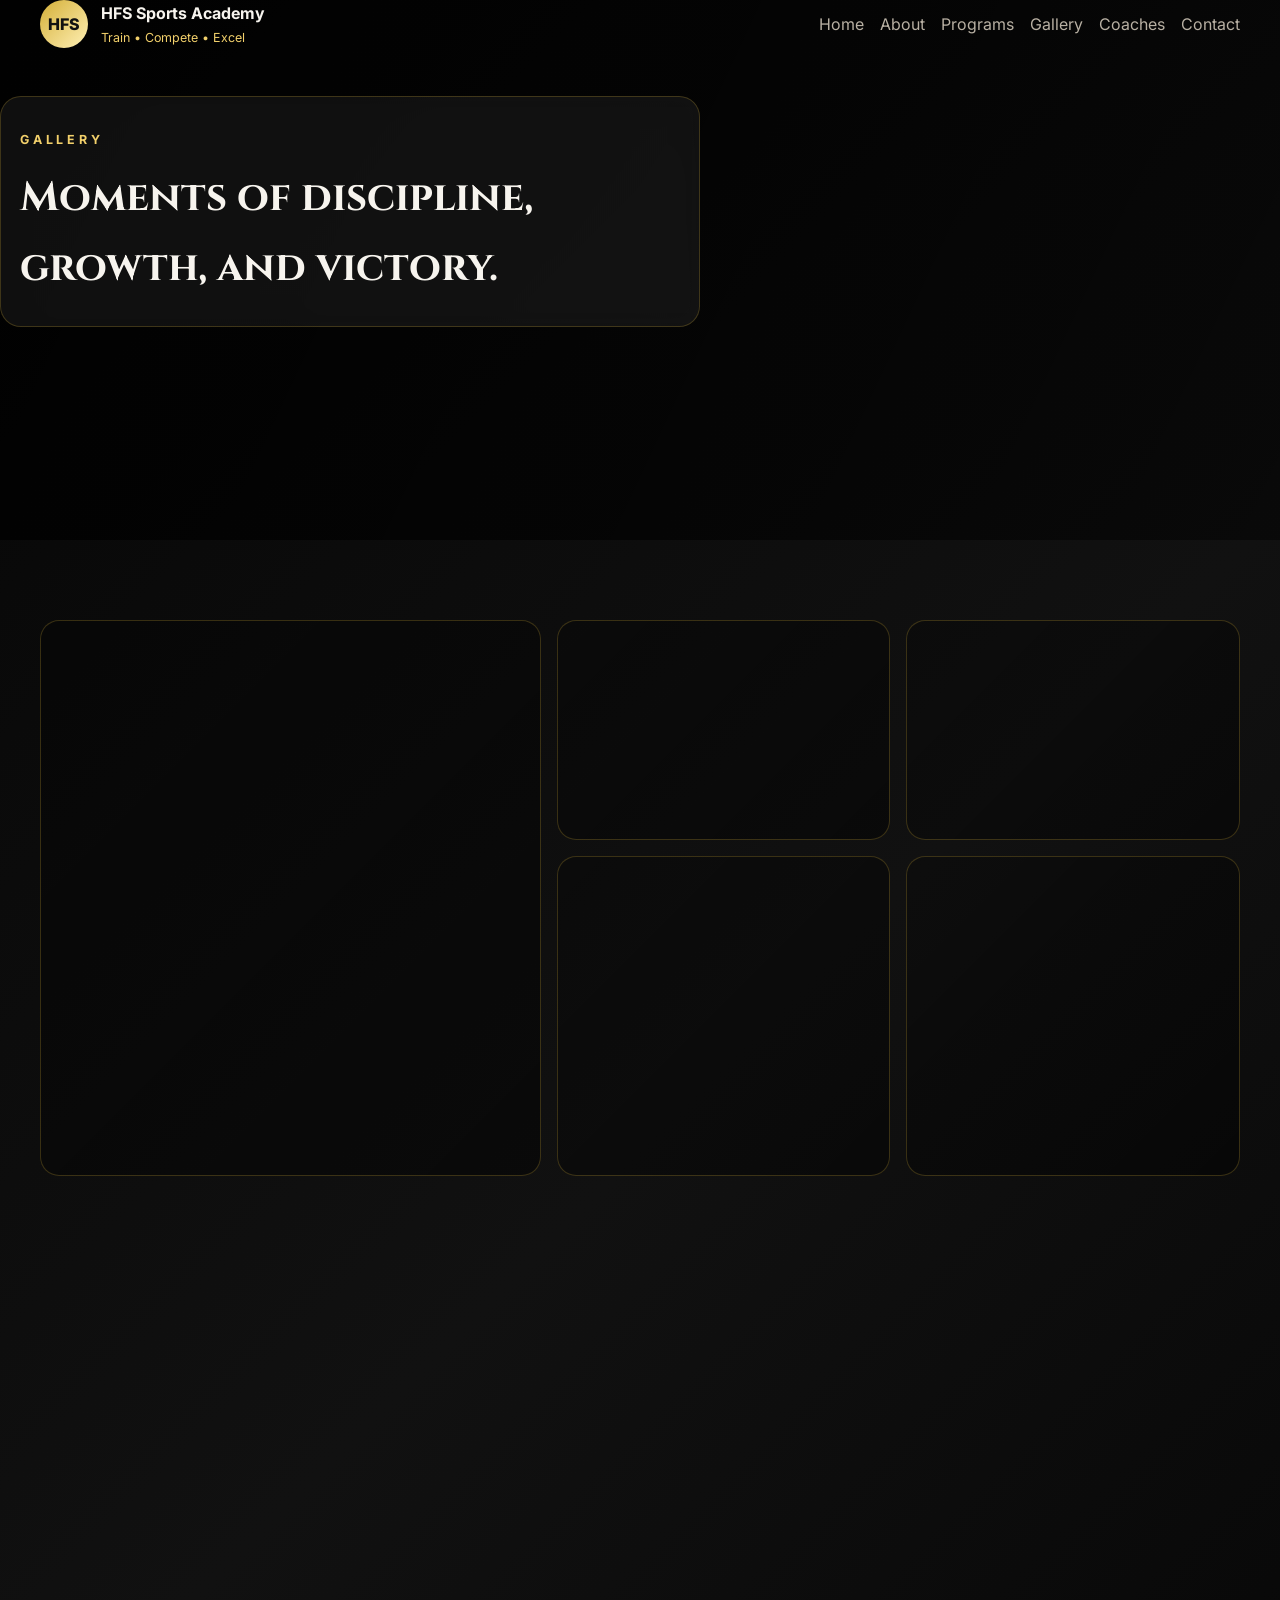
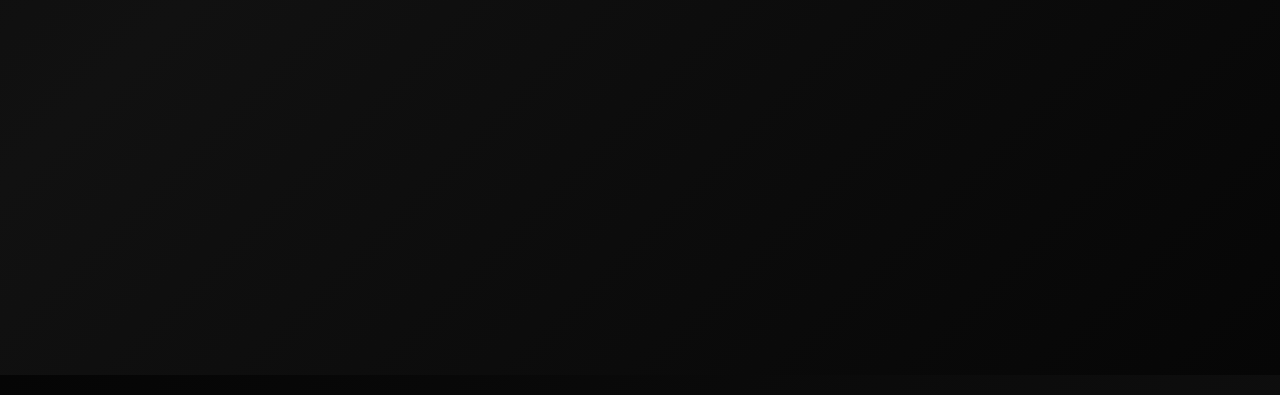
<file: gallery.html>
<!DOCTYPE html>
<html lang="en">
  <head>
    <meta charset="UTF-8" />
    <meta name="viewport" content="width=device-width, initial-scale=1.0" />
    <title>Gallery | HFS Sports Academy</title>
    <link rel="preconnect" href="https://fonts.googleapis.com" />
    <link rel="preconnect" href="https://fonts.gstatic.com" crossorigin />
    <link href="https://fonts.googleapis.com/css2?family=Inter:wght@300;400;500;600;700;800&family=Cinzel:wght@500;600;700&display=swap" rel="stylesheet" />
    <link rel="stylesheet" href="styles.css" />
  </head>
  <body>
    <header class="page-hero gallery-page">
      <nav class="nav container">
        <a class="brand" href="index.html"><span class="brand-mark">HFS</span><span><strong>HFS Sports Academy</strong><small>Train • Compete • Excel</small></span></a>
        <div class="nav-links">
          <a href="index.html">Home</a>
          <a href="about.html">About</a>
          <a href="programs.html">Programs</a>
          <a href="gallery.html">Gallery</a>
          <a href="coaches.html">Coaches</a>
          <a href="contact.html">Contact</a>
        </div>
      </nav>
      <div class="container page-hero-content">
        <p class="eyebrow">Gallery</p>
        <h1>Moments of discipline, growth, and victory.</h1>
      </div>
    </header>

    <main>
      <section class="container section gallery-masonry">
        <div class="masonry-item large"></div>
        <div class="masonry-item"></div>
        <div class="masonry-item"></div>
        <div class="masonry-item tall"></div>
        <div class="masonry-item"></div>
      </section>
    </main>

    <footer class="premium-footer reveal">
      <div class="container">
        <div class="footer-divider"></div>
        <div class="footer-brand-block">
          <div class="footer-logo-wrap">
            <img src="assets/logo.png" alt="Official HFS Sports Academy logo" />
          </div>
          <div class="footer-brand-copy">
            <h3>HFS SPORTS ACADEMY</h3>
            <p>Train • Compete • Excel</p>
            <span>Building Champions. Building Character.</span>
          </div>
        </div>
        <div class="footer-grid">
          <div class="footer-column">
            <h4>About HFS</h4>
            <p>Premium training for disciplined athletes, confident leaders, and future champions.</p>
            <div class="social-links" aria-label="Social media links">
              <a href="#" aria-label="Instagram"><svg viewBox="0 0 24 24" fill="none"><rect x="3" y="3" width="18" height="18" rx="5" stroke="currentColor" stroke-width="1.6"/><circle cx="12" cy="12" r="4" stroke="currentColor" stroke-width="1.6"/><circle cx="17.5" cy="6.5" r="1" fill="currentColor"/></svg></a>
              <a href="#" aria-label="Facebook"><svg viewBox="0 0 24 24" fill="none"><path d="M13.5 20v-7h2.3l.3-2.7h-2.6V4.8c0-.8.2-1.3 1.4-1.3h1.5V1.1c-.2 0-1.1-.1-2.1-.1-2 0-3.4 1.2-3.4 3.5v2h-2.3V13h2.3v7h2.8Z" fill="currentColor"/></svg></a>
              <a href="#" aria-label="YouTube"><svg viewBox="0 0 24 24" fill="none"><path d="M21.2 7.7a2.7 2.7 0 0 0-1.9-1.9C17.8 5 12 5 12 5s-5.8 0-7.3.8A2.7 2.7 0 0 0 2.8 7.7C2 9.3 2 12 2 12s0 2.7.8 4.3a2.7 2.7 0 0 0 1.9 1.9C6.2 19 12 19 12 19s5.8 0 7.3-.8a2.7 2.7 0 0 0 1.9-1.9c.8-1.6.8-4.3.8-4.3s0-2.7-.8-4.3Z" stroke="currentColor" stroke-width="1.6"/><path d="m10 15 5-3-5-3v6Z" fill="currentColor"/></svg></a>
              <a href="#" aria-label="WhatsApp"><svg viewBox="0 0 24 24" fill="none"><path d="M19.5 4.5A9.4 9.4 0 0 0 12 2C6.8 2 2.6 6.2 2.6 11.4c0 1.6.4 3.2 1.2 4.6L2 22l6.2-1.6a9.5 9.5 0 0 0 4.8 1.2h.1c5.2 0 9.4-4.2 9.4-9.4 0-2.5-.9-4.8-2.6-6.6Zm-7.5 14.6h-.1c-1.5 0-3-.4-4.3-1.2l-.3-.2-3.7 1 1-3.6-.2-.3a7.8 7.8 0 0 1-1.2-4.2c0-4.3 3.5-7.8 7.8-7.8 2.1 0 4.1.8 5.6 2.3a7.8 7.8 0 0 1 2.3 5.6c0 4.3-3.4 7.8-7.8 7.8Z" fill="currentColor"/></svg></a>
            </div>
          </div>
          <div class="footer-column"><h4>Quick Links</h4><ul class="footer-links"><li><a href="index.html">Home</a></li><li><a href="about.html">About</a></li><li><a href="programs.html">Programs</a></li><li><a href="gallery.html">Gallery</a></li><li><a href="contact.html">Admission</a></li><li><a href="contact.html">Contact</a></li></ul></div>
          <div class="footer-column"><h4>Sports Divisions</h4><ul class="footer-links"><li><a href="programs.html">Martial Arts</a></li><li><a href="programs.html">Athletics</a></li><li><a href="programs.html">Gymnastics</a></li><li><a href="programs.html">Yoga</a></li><li><a href="summer-camp.html">Summer Camp</a></li></ul></div>
          <div class="footer-column"><h4>Contact</h4><ul class="footer-contact-list"><li><span class="footer-icon">✆</span><a href="tel:+919962090815">+91 99620 90815</a></li><li><span class="footer-icon">✉</span><a href="mailto:info@hfsacademy.com">info@hfsacademy.com</a></li><li><span class="footer-icon">⌖</span>Chennai, Tamil Nadu</li><li><span class="footer-icon">⏰</span>Mon–Sat • 6:00 AM – 9:00 PM</li></ul></div>
        </div>
        <div class="footer-divider footer-divider-bottom"></div>
        <div class="footer-bottom"><div class="footer-bottom-line"><p>© 2026 HFS Sports Academy</p><span>All Rights Reserved</span></div><div class="footer-bottom-links"><a href="#">Privacy Policy</a><a href="#">Terms & Conditions</a><span>Designed with ❤️ for Future Champions.</span></div></div>
      </div>
    </footer>
  </body>
</html>
</file>
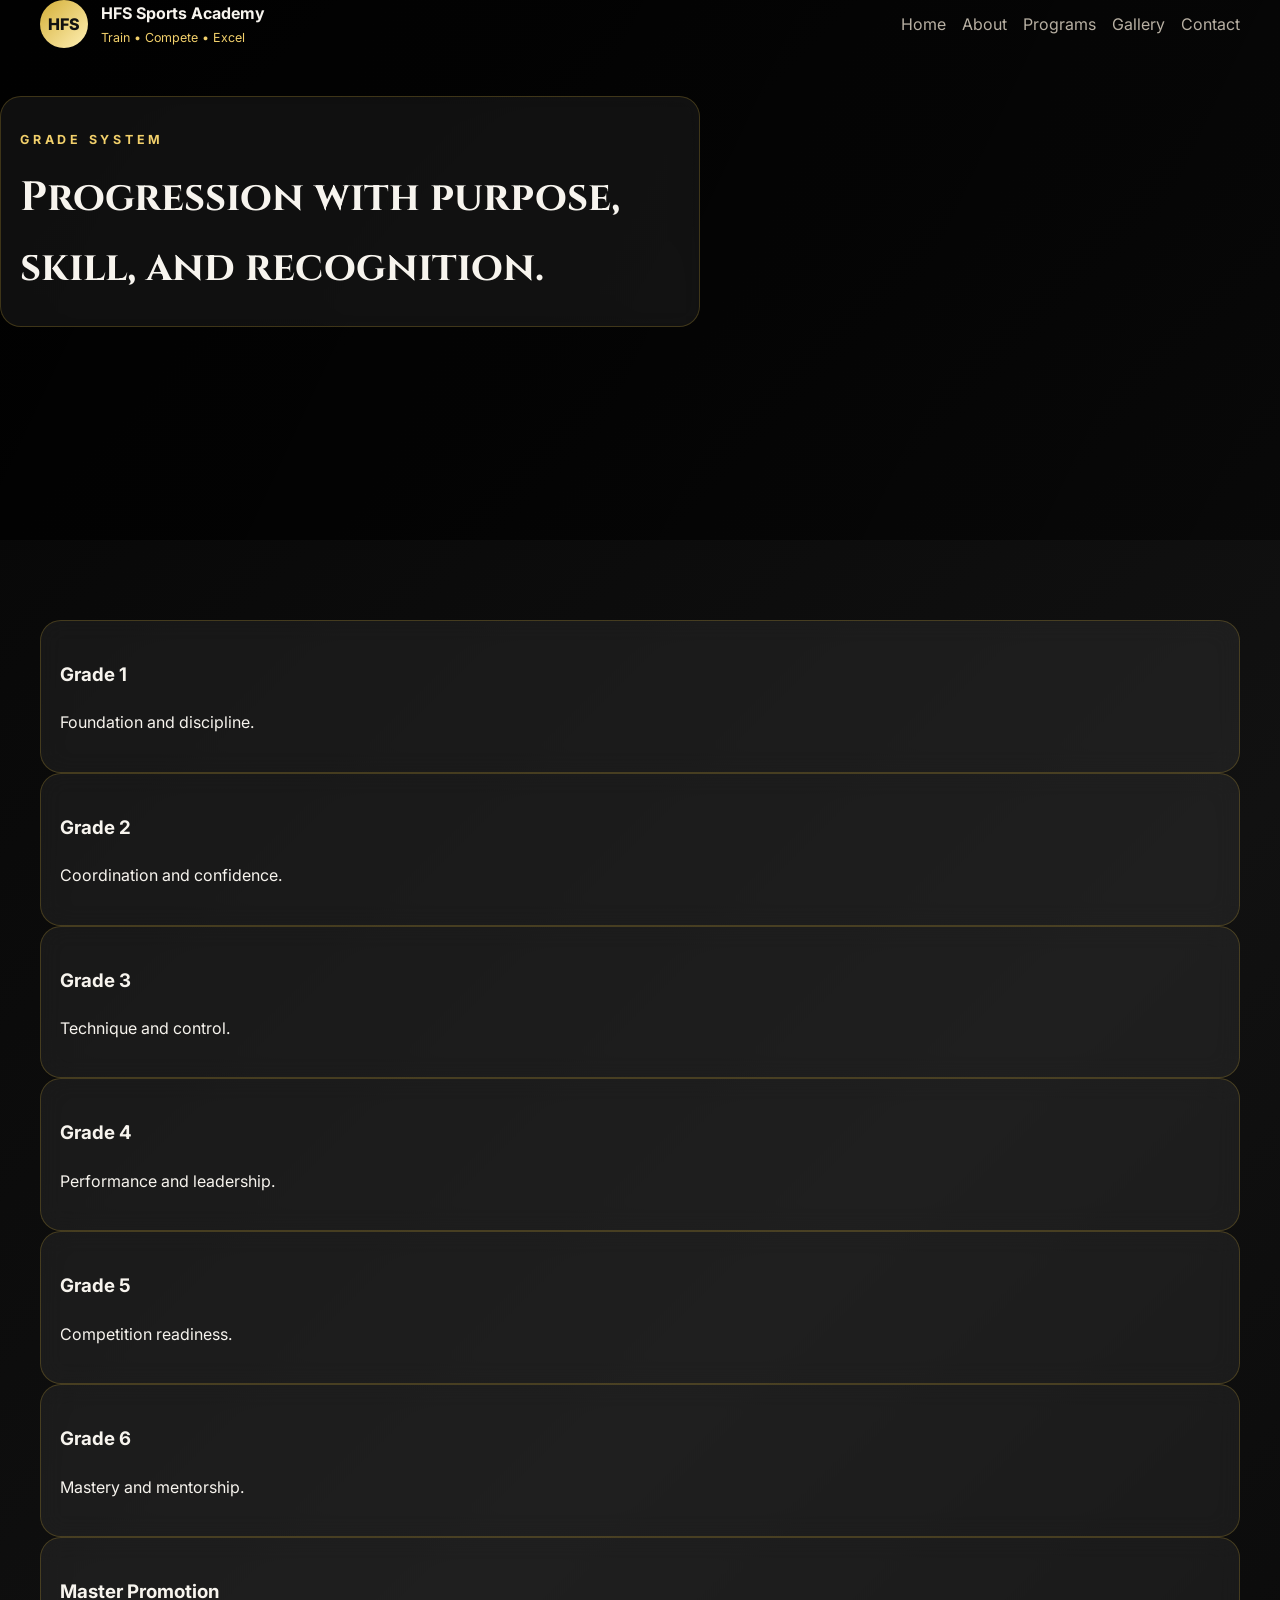
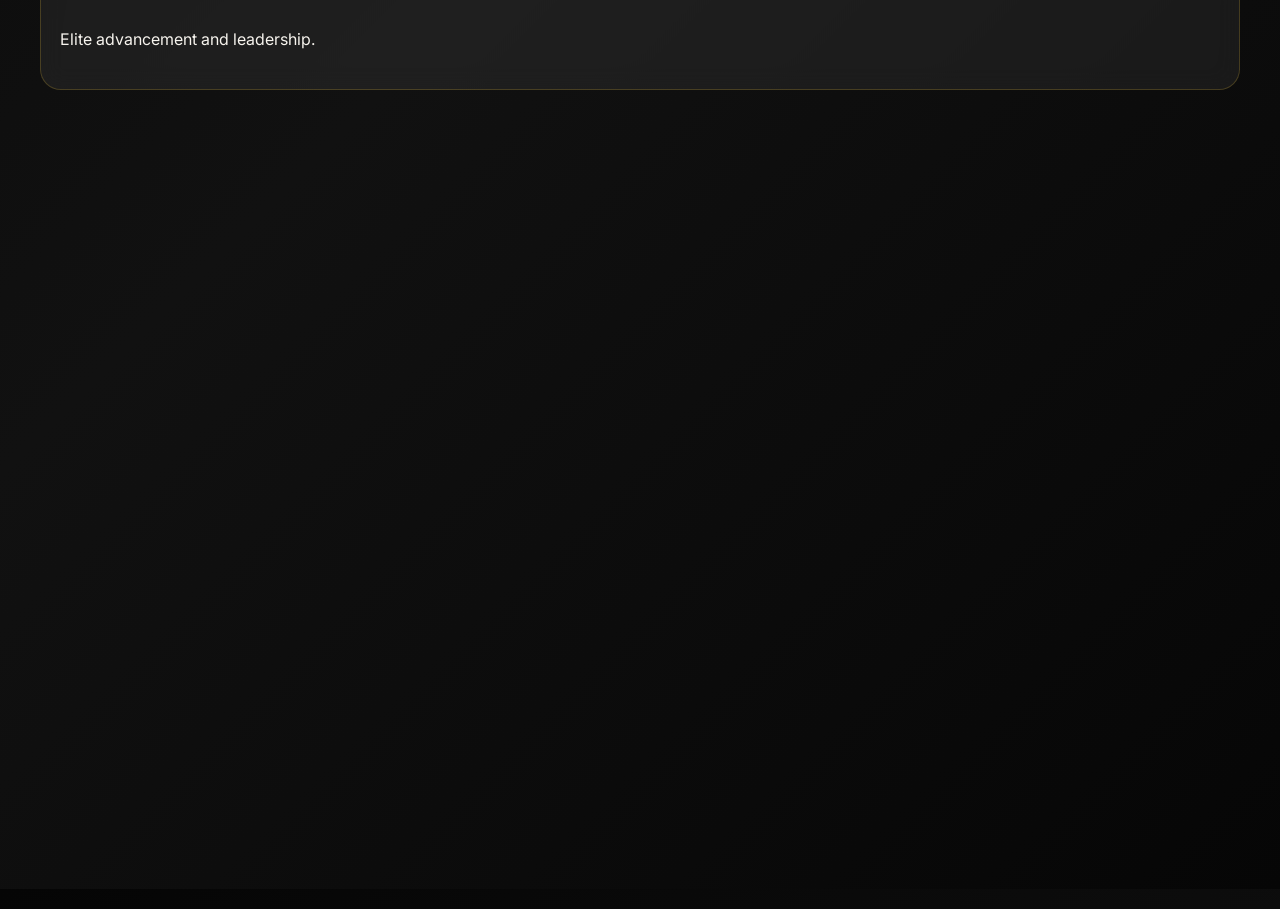
<file: grade-system.html>
<!DOCTYPE html>
<html lang="en">
  <head>
    <meta charset="UTF-8" />
    <meta name="viewport" content="width=device-width, initial-scale=1.0" />
    <title>Grade System | HFS Sports Academy</title>
    <link rel="preconnect" href="https://fonts.googleapis.com" />
    <link rel="preconnect" href="https://fonts.gstatic.com" crossorigin />
    <link href="https://fonts.googleapis.com/css2?family=Inter:wght@300;400;500;600;700;800&family=Cinzel:wght@500;600;700&display=swap" rel="stylesheet" />
    <link rel="stylesheet" href="styles.css" />
  </head>
  <body>
    <header class="page-hero grade-page">
      <nav class="nav container">
        <a class="brand" href="index.html"><span class="brand-mark">HFS</span><span><strong>HFS Sports Academy</strong><small>Train • Compete • Excel</small></span></a>
        <div class="nav-links">
          <a href="index.html">Home</a>
          <a href="about.html">About</a>
          <a href="programs.html">Programs</a>
          <a href="gallery.html">Gallery</a>
          <a href="contact.html">Contact</a>
        </div>
      </nav>
      <div class="container page-hero-content">
        <p class="eyebrow">Grade System</p>
        <h1>Progression with purpose, skill, and recognition.</h1>
      </div>
    </header>

    <main>
      <section class="container section grade-stack">
        <article><h3>Grade 1</h3><p>Foundation and discipline.</p></article>
        <article><h3>Grade 2</h3><p>Coordination and confidence.</p></article>
        <article><h3>Grade 3</h3><p>Technique and control.</p></article>
        <article><h3>Grade 4</h3><p>Performance and leadership.</p></article>
        <article><h3>Grade 5</h3><p>Competition readiness.</p></article>
        <article><h3>Grade 6</h3><p>Mastery and mentorship.</p></article>
        <article><h3>Master Promotion</h3><p>Elite advancement and leadership.</p></article>
      </section>
    </main>

    <footer class="premium-footer reveal">
      <div class="container">
        <div class="footer-divider"></div>
        <div class="footer-brand-block">
          <div class="footer-logo-wrap">
            <img src="assets/logo.png" alt="Official HFS Sports Academy logo" />
          </div>
          <div class="footer-brand-copy">
            <h3>HFS SPORTS ACADEMY</h3>
            <p>Train • Compete • Excel</p>
            <span>Building Champions. Building Character.</span>
          </div>
        </div>
        <div class="footer-grid">
          <div class="footer-column">
            <h4>About HFS</h4>
            <p>Premium training for disciplined athletes, confident leaders, and future champions.</p>
            <div class="social-links" aria-label="Social media links">
              <a href="#" aria-label="Instagram"><svg viewBox="0 0 24 24" fill="none"><rect x="3" y="3" width="18" height="18" rx="5" stroke="currentColor" stroke-width="1.6"/><circle cx="12" cy="12" r="4" stroke="currentColor" stroke-width="1.6"/><circle cx="17.5" cy="6.5" r="1" fill="currentColor"/></svg></a>
              <a href="#" aria-label="Facebook"><svg viewBox="0 0 24 24" fill="none"><path d="M13.5 20v-7h2.3l.3-2.7h-2.6V4.8c0-.8.2-1.3 1.4-1.3h1.5V1.1c-.2 0-1.1-.1-2.1-.1-2 0-3.4 1.2-3.4 3.5v2h-2.3V13h2.3v7h2.8Z" fill="currentColor"/></svg></a>
              <a href="#" aria-label="YouTube"><svg viewBox="0 0 24 24" fill="none"><path d="M21.2 7.7a2.7 2.7 0 0 0-1.9-1.9C17.8 5 12 5 12 5s-5.8 0-7.3.8A2.7 2.7 0 0 0 2.8 7.7C2 9.3 2 12 2 12s0 2.7.8 4.3a2.7 2.7 0 0 0 1.9 1.9C6.2 19 12 19 12 19s5.8 0 7.3-.8a2.7 2.7 0 0 0 1.9-1.9c.8-1.6.8-4.3.8-4.3s0-2.7-.8-4.3Z" stroke="currentColor" stroke-width="1.6"/><path d="m10 15 5-3-5-3v6Z" fill="currentColor"/></svg></a>
              <a href="#" aria-label="WhatsApp"><svg viewBox="0 0 24 24" fill="none"><path d="M19.5 4.5A9.4 9.4 0 0 0 12 2C6.8 2 2.6 6.2 2.6 11.4c0 1.6.4 3.2 1.2 4.6L2 22l6.2-1.6a9.5 9.5 0 0 0 4.8 1.2h.1c5.2 0 9.4-4.2 9.4-9.4 0-2.5-.9-4.8-2.6-6.6Zm-7.5 14.6h-.1c-1.5 0-3-.4-4.3-1.2l-.3-.2-3.7 1 1-3.6-.2-.3a7.8 7.8 0 0 1-1.2-4.2c0-4.3 3.5-7.8 7.8-7.8 2.1 0 4.1.8 5.6 2.3a7.8 7.8 0 0 1 2.3 5.6c0 4.3-3.4 7.8-7.8 7.8Z" fill="currentColor"/></svg></a>
            </div>
          </div>
          <div class="footer-column"><h4>Quick Links</h4><ul class="footer-links"><li><a href="index.html">Home</a></li><li><a href="about.html">About</a></li><li><a href="programs.html">Programs</a></li><li><a href="gallery.html">Gallery</a></li><li><a href="contact.html">Admission</a></li><li><a href="contact.html">Contact</a></li></ul></div>
          <div class="footer-column"><h4>Sports Divisions</h4><ul class="footer-links"><li><a href="programs.html">Martial Arts</a></li><li><a href="programs.html">Athletics</a></li><li><a href="programs.html">Gymnastics</a></li><li><a href="programs.html">Yoga</a></li><li><a href="summer-camp.html">Summer Camp</a></li></ul></div>
          <div class="footer-column"><h4>Contact</h4><ul class="footer-contact-list"><li><span class="footer-icon">✆</span><a href="tel:+919962090815">+91 99620 90815</a></li><li><span class="footer-icon">✉</span><a href="mailto:info@hfsacademy.com">info@hfsacademy.com</a></li><li><span class="footer-icon">⌖</span>Chennai, Tamil Nadu</li><li><span class="footer-icon">⏰</span>Mon–Sat • 6:00 AM – 9:00 PM</li></ul></div>
        </div>
        <div class="footer-divider footer-divider-bottom"></div>
        <div class="footer-bottom"><div class="footer-bottom-line"><p>© 2026 HFS Sports Academy</p><span>All Rights Reserved</span></div><div class="footer-bottom-links"><a href="#">Privacy Policy</a><a href="#">Terms & Conditions</a><span>Designed with ❤️ for Future Champions.</span></div></div>
      </div>
    </footer>
  </body>
</html>
</file>
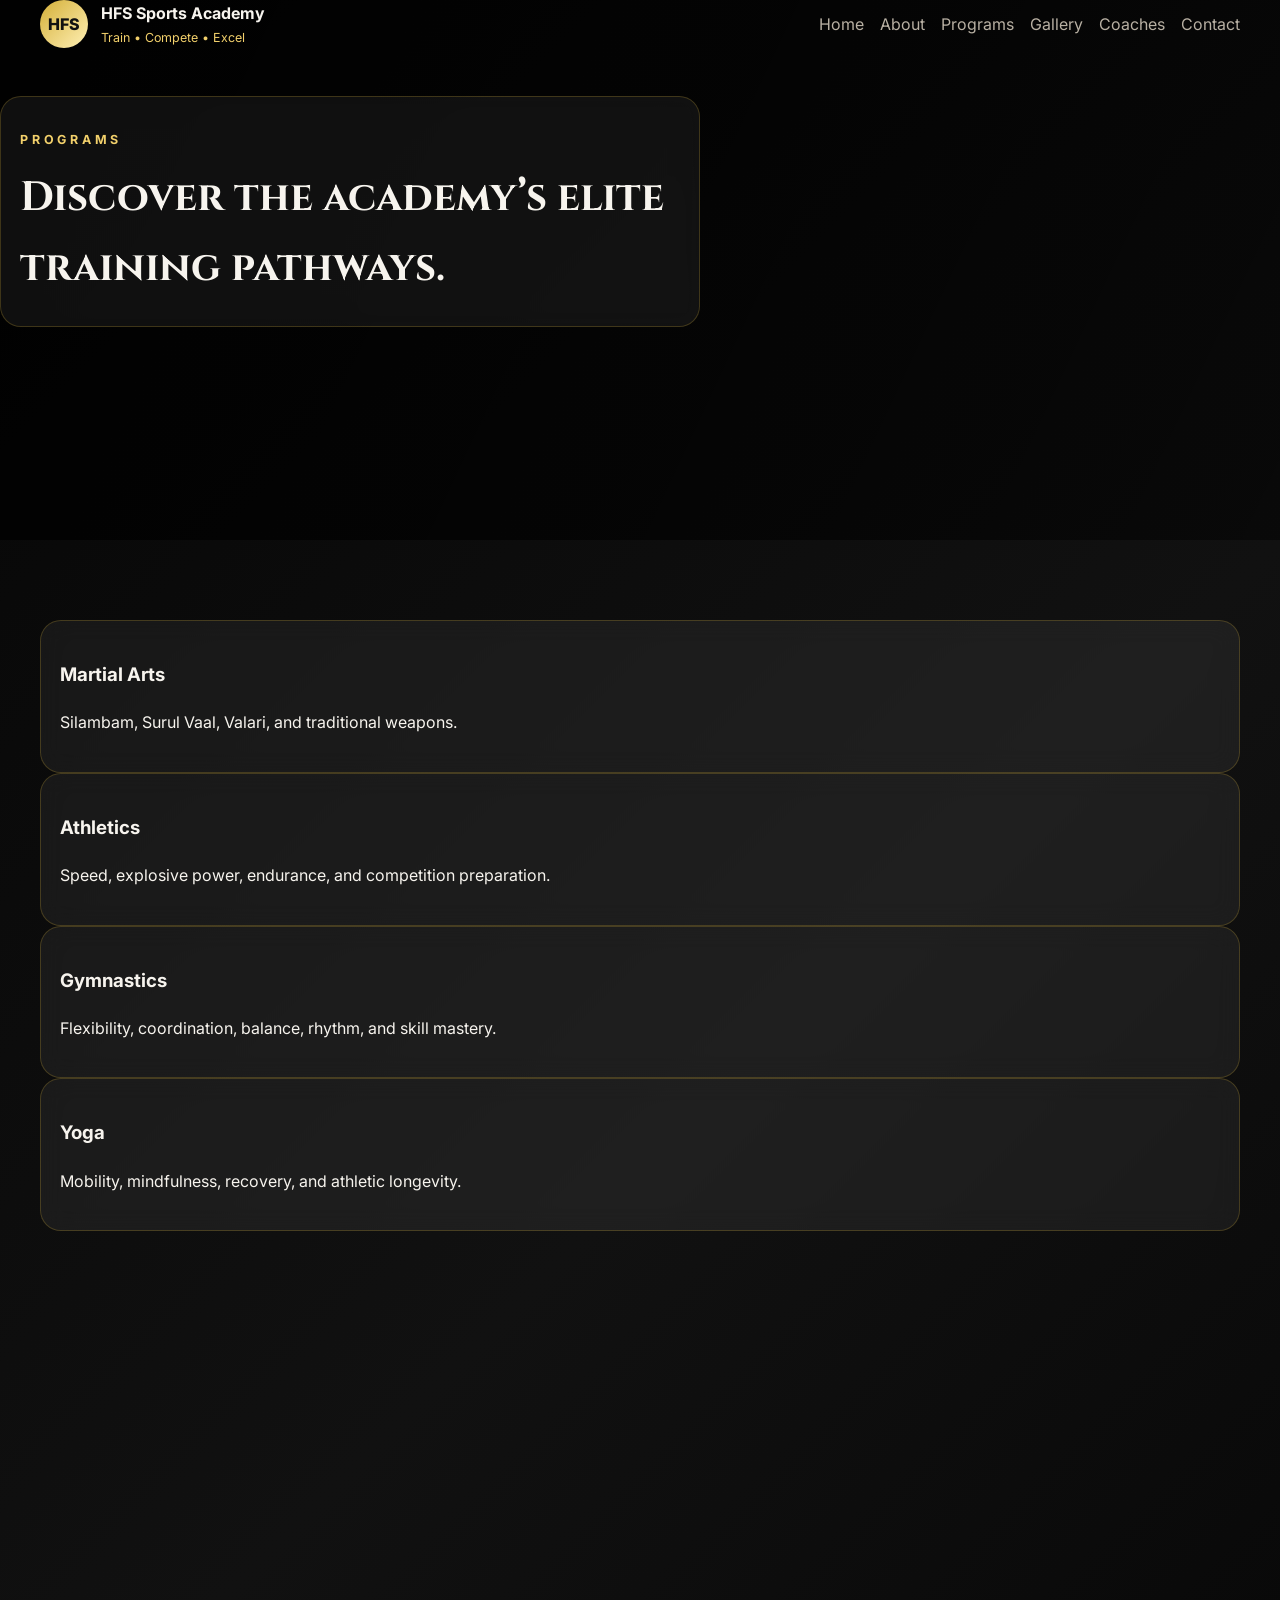
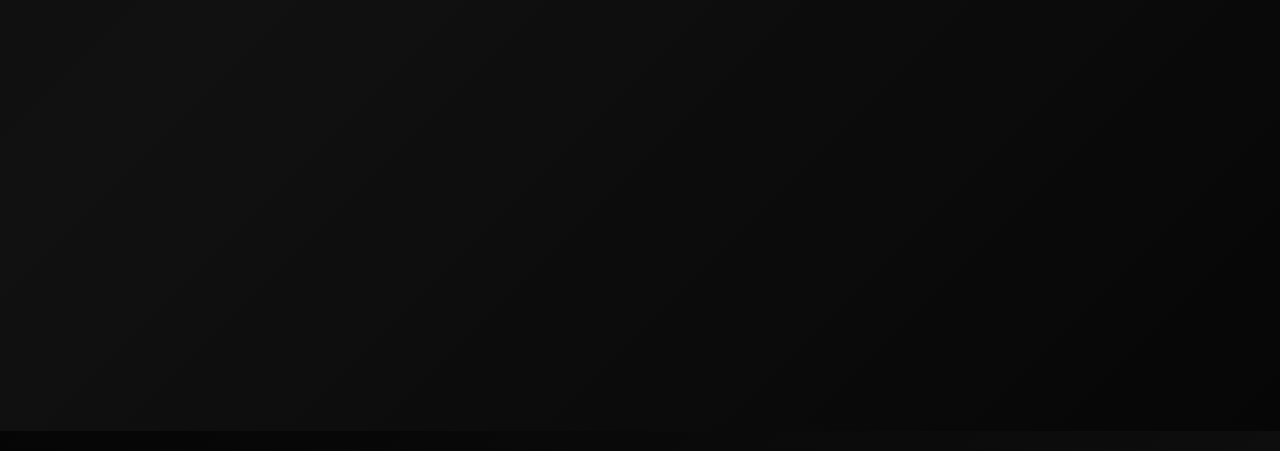
<file: programs.html>
<!DOCTYPE html>
<html lang="en">
  <head>
    <meta charset="UTF-8" />
    <meta name="viewport" content="width=device-width, initial-scale=1.0" />
    <title>Programs | HFS Sports Academy</title>
    <link rel="preconnect" href="https://fonts.googleapis.com" />
    <link rel="preconnect" href="https://fonts.gstatic.com" crossorigin />
    <link href="https://fonts.googleapis.com/css2?family=Inter:wght@300;400;500;600;700;800&family=Cinzel:wght@500;600;700&display=swap" rel="stylesheet" />
    <link rel="stylesheet" href="styles.css" />
  </head>
  <body>
    <header class="page-hero programs-page">
      <nav class="nav container">
        <a class="brand" href="index.html"><span class="brand-mark">HFS</span><span><strong>HFS Sports Academy</strong><small>Train • Compete • Excel</small></span></a>
        <div class="nav-links">
          <a href="index.html">Home</a>
          <a href="about.html">About</a>
          <a href="programs.html">Programs</a>
          <a href="gallery.html">Gallery</a>
          <a href="coaches.html">Coaches</a>
          <a href="contact.html">Contact</a>
        </div>
      </nav>
      <div class="container page-hero-content">
        <p class="eyebrow">Programs</p>
        <h1>Discover the academy’s elite training pathways.</h1>
      </div>
    </header>

    <main>
      <section class="container section full-section">
        <div class="hero-banner large-banner"></div>
        <div class="program-list">
          <article><h3>Martial Arts</h3><p>Silambam, Surul Vaal, Valari, and traditional weapons.</p></article>
          <article><h3>Athletics</h3><p>Speed, explosive power, endurance, and competition preparation.</p></article>
          <article><h3>Gymnastics</h3><p>Flexibility, coordination, balance, rhythm, and skill mastery.</p></article>
          <article><h3>Yoga</h3><p>Mobility, mindfulness, recovery, and athletic longevity.</p></article>
        </div>
      </section>
    </main>

    <footer class="premium-footer reveal">
      <div class="container">
        <div class="footer-divider"></div>
        <div class="footer-brand-block">
          <div class="footer-logo-wrap">
            <img src="assets/logo.png" alt="Official HFS Sports Academy logo" />
          </div>
          <div class="footer-brand-copy">
            <h3>HFS SPORTS ACADEMY</h3>
            <p>Train • Compete • Excel</p>
            <span>Building Champions. Building Character.</span>
          </div>
        </div>
        <div class="footer-grid">
          <div class="footer-column">
            <h4>About HFS</h4>
            <p>Premium training for disciplined athletes, confident leaders, and future champions.</p>
            <div class="social-links" aria-label="Social media links">
              <a href="#" aria-label="Instagram"><svg viewBox="0 0 24 24" fill="none"><rect x="3" y="3" width="18" height="18" rx="5" stroke="currentColor" stroke-width="1.6"/><circle cx="12" cy="12" r="4" stroke="currentColor" stroke-width="1.6"/><circle cx="17.5" cy="6.5" r="1" fill="currentColor"/></svg></a>
              <a href="#" aria-label="Facebook"><svg viewBox="0 0 24 24" fill="none"><path d="M13.5 20v-7h2.3l.3-2.7h-2.6V4.8c0-.8.2-1.3 1.4-1.3h1.5V1.1c-.2 0-1.1-.1-2.1-.1-2 0-3.4 1.2-3.4 3.5v2h-2.3V13h2.3v7h2.8Z" fill="currentColor"/></svg></a>
              <a href="#" aria-label="YouTube"><svg viewBox="0 0 24 24" fill="none"><path d="M21.2 7.7a2.7 2.7 0 0 0-1.9-1.9C17.8 5 12 5 12 5s-5.8 0-7.3.8A2.7 2.7 0 0 0 2.8 7.7C2 9.3 2 12 2 12s0 2.7.8 4.3a2.7 2.7 0 0 0 1.9 1.9C6.2 19 12 19 12 19s5.8 0 7.3-.8a2.7 2.7 0 0 0 1.9-1.9c.8-1.6.8-4.3.8-4.3s0-2.7-.8-4.3Z" stroke="currentColor" stroke-width="1.6"/><path d="m10 15 5-3-5-3v6Z" fill="currentColor"/></svg></a>
              <a href="#" aria-label="WhatsApp"><svg viewBox="0 0 24 24" fill="none"><path d="M19.5 4.5A9.4 9.4 0 0 0 12 2C6.8 2 2.6 6.2 2.6 11.4c0 1.6.4 3.2 1.2 4.6L2 22l6.2-1.6a9.5 9.5 0 0 0 4.8 1.2h.1c5.2 0 9.4-4.2 9.4-9.4 0-2.5-.9-4.8-2.6-6.6Zm-7.5 14.6h-.1c-1.5 0-3-.4-4.3-1.2l-.3-.2-3.7 1 1-3.6-.2-.3a7.8 7.8 0 0 1-1.2-4.2c0-4.3 3.5-7.8 7.8-7.8 2.1 0 4.1.8 5.6 2.3a7.8 7.8 0 0 1 2.3 5.6c0 4.3-3.4 7.8-7.8 7.8Z" fill="currentColor"/></svg></a>
            </div>
          </div>
          <div class="footer-column"><h4>Quick Links</h4><ul class="footer-links"><li><a href="index.html">Home</a></li><li><a href="about.html">About</a></li><li><a href="programs.html">Programs</a></li><li><a href="gallery.html">Gallery</a></li><li><a href="contact.html">Admission</a></li><li><a href="contact.html">Contact</a></li></ul></div>
          <div class="footer-column"><h4>Sports Divisions</h4><ul class="footer-links"><li><a href="programs.html">Martial Arts</a></li><li><a href="programs.html">Athletics</a></li><li><a href="programs.html">Gymnastics</a></li><li><a href="programs.html">Yoga</a></li><li><a href="summer-camp.html">Summer Camp</a></li></ul></div>
          <div class="footer-column"><h4>Contact</h4><ul class="footer-contact-list"><li><span class="footer-icon">✆</span><a href="tel:+919962090815">+91 99620 90815</a></li><li><span class="footer-icon">✉</span><a href="mailto:info@hfsacademy.com">info@hfsacademy.com</a></li><li><span class="footer-icon">⌖</span>Chennai, Tamil Nadu</li><li><span class="footer-icon">⏰</span>Mon–Sat • 6:00 AM – 9:00 PM</li></ul></div>
        </div>
        <div class="footer-divider footer-divider-bottom"></div>
        <div class="footer-bottom"><div class="footer-bottom-line"><p>© 2026 HFS Sports Academy</p><span>All Rights Reserved</span></div><div class="footer-bottom-links"><a href="#">Privacy Policy</a><a href="#">Terms & Conditions</a><span>Designed with ❤️ for Future Champions.</span></div></div>
      </div>
    </footer>
  </body>
</html>
</file>
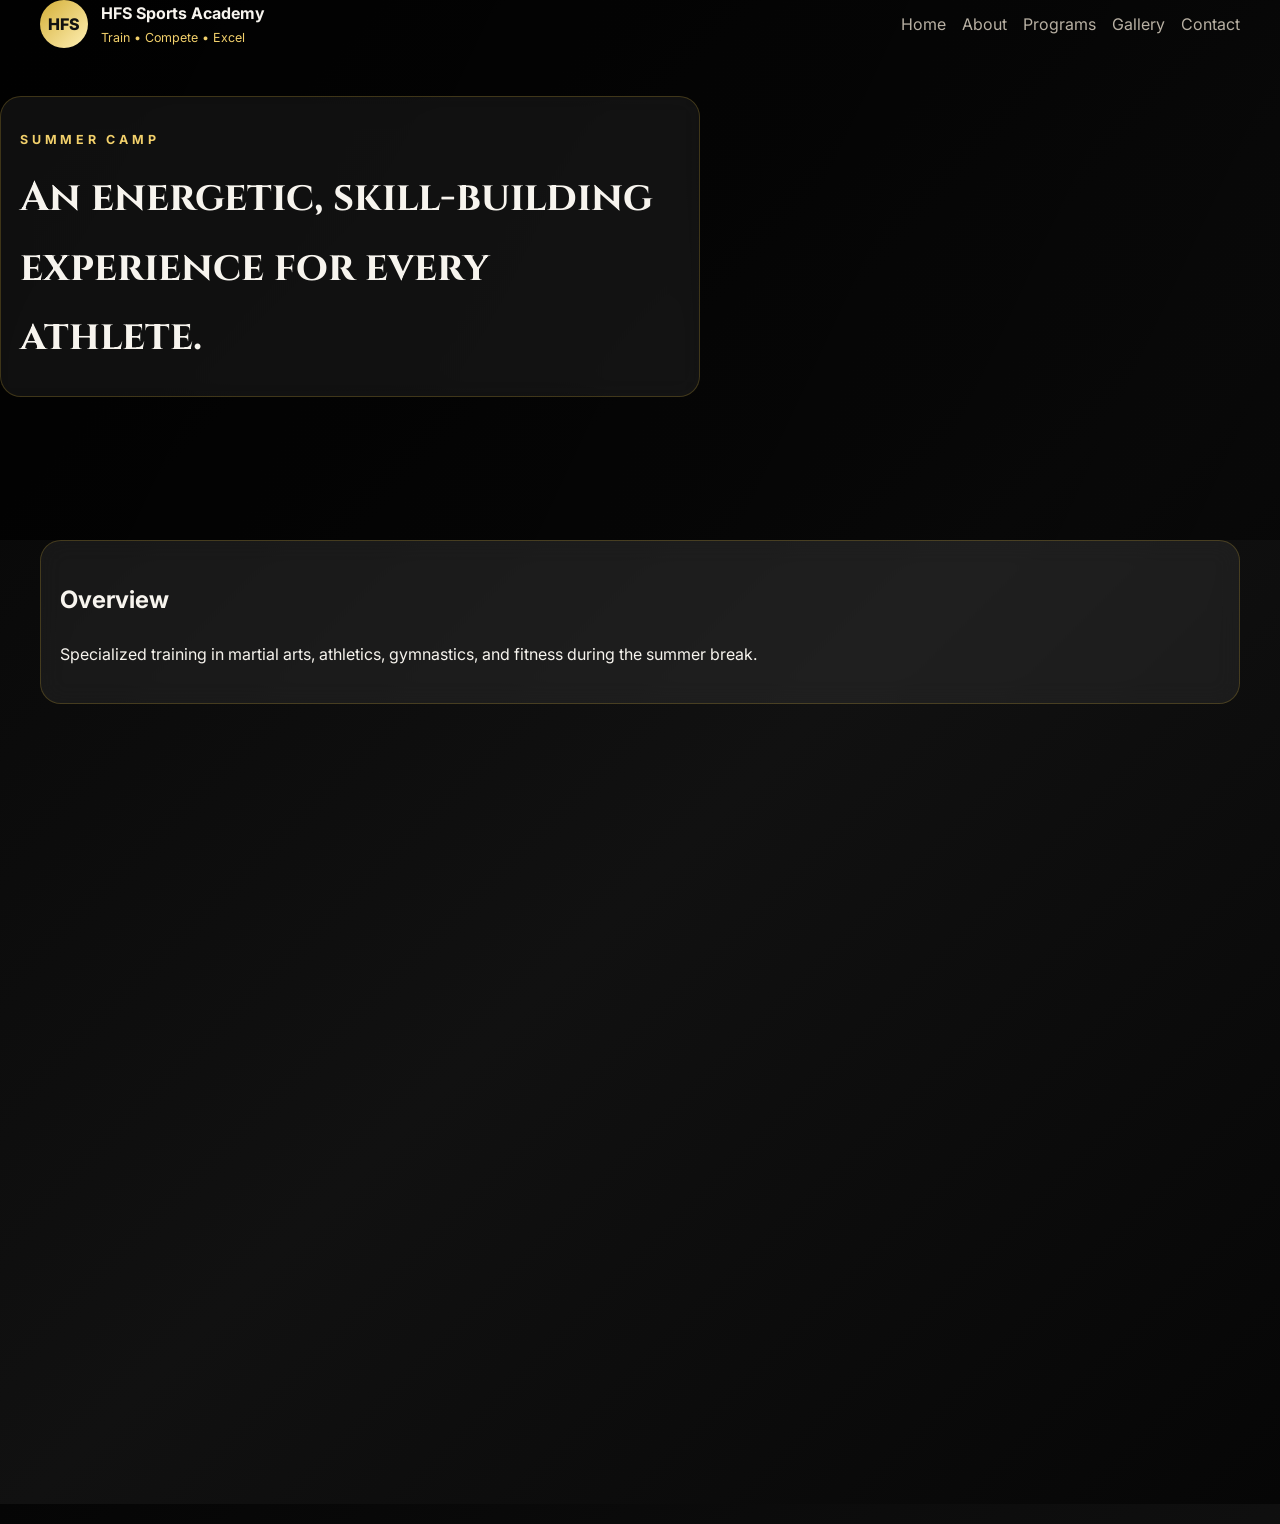
<file: summer-camp.html>
<!DOCTYPE html>
<html lang="en">
  <head>
    <meta charset="UTF-8" />
    <meta name="viewport" content="width=device-width, initial-scale=1.0" />
    <title>Summer Camp | HFS Sports Academy</title>
    <link rel="preconnect" href="https://fonts.googleapis.com" />
    <link rel="preconnect" href="https://fonts.gstatic.com" crossorigin />
    <link href="https://fonts.googleapis.com/css2?family=Inter:wght@300;400;500;600;700;800&family=Cinzel:wght@500;600;700&display=swap" rel="stylesheet" />
    <link rel="stylesheet" href="styles.css" />
  </head>
  <body>
    <header class="page-hero camp-page">
      <nav class="nav container">
        <a class="brand" href="index.html"><span class="brand-mark">HFS</span><span><strong>HFS Sports Academy</strong><small>Train • Compete • Excel</small></span></a>
        <div class="nav-links">
          <a href="index.html">Home</a>
          <a href="about.html">About</a>
          <a href="programs.html">Programs</a>
          <a href="gallery.html">Gallery</a>
          <a href="contact.html">Contact</a>
        </div>
      </nav>
      <div class="container page-hero-content">
        <p class="eyebrow">Summer Camp</p>
        <h1>An energetic, skill-building experience for every athlete.</h1>
      </div>
    </header>

    <main>
      <section class="container section camp-section">
        <h2>Overview</h2>
        <p>Specialized training in martial arts, athletics, gymnastics, and fitness during the summer break.</p>
      </section>
    </main>

    <footer class="premium-footer reveal">
      <div class="container">
        <div class="footer-divider"></div>
        <div class="footer-brand-block">
          <div class="footer-logo-wrap">
            <img src="assets/logo.png" alt="Official HFS Sports Academy logo" />
          </div>
          <div class="footer-brand-copy">
            <h3>HFS SPORTS ACADEMY</h3>
            <p>Train • Compete • Excel</p>
            <span>Building Champions. Building Character.</span>
          </div>
        </div>
        <div class="footer-grid">
          <div class="footer-column">
            <h4>About HFS</h4>
            <p>Premium training for disciplined athletes, confident leaders, and future champions.</p>
            <div class="social-links" aria-label="Social media links">
              <a href="#" aria-label="Instagram"><svg viewBox="0 0 24 24" fill="none"><rect x="3" y="3" width="18" height="18" rx="5" stroke="currentColor" stroke-width="1.6"/><circle cx="12" cy="12" r="4" stroke="currentColor" stroke-width="1.6"/><circle cx="17.5" cy="6.5" r="1" fill="currentColor"/></svg></a>
              <a href="#" aria-label="Facebook"><svg viewBox="0 0 24 24" fill="none"><path d="M13.5 20v-7h2.3l.3-2.7h-2.6V4.8c0-.8.2-1.3 1.4-1.3h1.5V1.1c-.2 0-1.1-.1-2.1-.1-2 0-3.4 1.2-3.4 3.5v2h-2.3V13h2.3v7h2.8Z" fill="currentColor"/></svg></a>
              <a href="#" aria-label="YouTube"><svg viewBox="0 0 24 24" fill="none"><path d="M21.2 7.7a2.7 2.7 0 0 0-1.9-1.9C17.8 5 12 5 12 5s-5.8 0-7.3.8A2.7 2.7 0 0 0 2.8 7.7C2 9.3 2 12 2 12s0 2.7.8 4.3a2.7 2.7 0 0 0 1.9 1.9C6.2 19 12 19 12 19s5.8 0 7.3-.8a2.7 2.7 0 0 0 1.9-1.9c.8-1.6.8-4.3.8-4.3s0-2.7-.8-4.3Z" stroke="currentColor" stroke-width="1.6"/><path d="m10 15 5-3-5-3v6Z" fill="currentColor"/></svg></a>
              <a href="#" aria-label="WhatsApp"><svg viewBox="0 0 24 24" fill="none"><path d="M19.5 4.5A9.4 9.4 0 0 0 12 2C6.8 2 2.6 6.2 2.6 11.4c0 1.6.4 3.2 1.2 4.6L2 22l6.2-1.6a9.5 9.5 0 0 0 4.8 1.2h.1c5.2 0 9.4-4.2 9.4-9.4 0-2.5-.9-4.8-2.6-6.6Zm-7.5 14.6h-.1c-1.5 0-3-.4-4.3-1.2l-.3-.2-3.7 1 1-3.6-.2-.3a7.8 7.8 0 0 1-1.2-4.2c0-4.3 3.5-7.8 7.8-7.8 2.1 0 4.1.8 5.6 2.3a7.8 7.8 0 0 1 2.3 5.6c0 4.3-3.4 7.8-7.8 7.8Z" fill="currentColor"/></svg></a>
            </div>
          </div>
          <div class="footer-column"><h4>Quick Links</h4><ul class="footer-links"><li><a href="index.html">Home</a></li><li><a href="about.html">About</a></li><li><a href="programs.html">Programs</a></li><li><a href="gallery.html">Gallery</a></li><li><a href="contact.html">Admission</a></li><li><a href="contact.html">Contact</a></li></ul></div>
          <div class="footer-column"><h4>Sports Divisions</h4><ul class="footer-links"><li><a href="programs.html">Martial Arts</a></li><li><a href="programs.html">Athletics</a></li><li><a href="programs.html">Gymnastics</a></li><li><a href="programs.html">Yoga</a></li><li><a href="summer-camp.html">Summer Camp</a></li></ul></div>
          <div class="footer-column"><h4>Contact</h4><ul class="footer-contact-list"><li><span class="footer-icon">✆</span><a href="tel:+919962090815">+91 99620 90815</a></li><li><span class="footer-icon">✉</span><a href="mailto:info@hfsacademy.com">info@hfsacademy.com</a></li><li><span class="footer-icon">⌖</span>Chennai, Tamil Nadu</li><li><span class="footer-icon">⏰</span>Mon–Sat • 6:00 AM – 9:00 PM</li></ul></div>
        </div>
        <div class="footer-divider footer-divider-bottom"></div>
        <div class="footer-bottom"><div class="footer-bottom-line"><p>© 2026 HFS Sports Academy</p><span>All Rights Reserved</span></div><div class="footer-bottom-links"><a href="#">Privacy Policy</a><a href="#">Terms & Conditions</a><span>Designed with ❤️ for Future Champions.</span></div></div>
      </div>
    </footer>
  </body>
</html>
</file>
<file: styles.css>
:root {
  --bg: #060606;
  --panel: rgba(255, 255, 255, 0.06);
  --text: #f7f4ee;
  --muted: #b8b0a3;
  --gold: #d4af37;
  --gold-soft: #f2d06b;
  --border: rgba(212, 175, 55, 0.24);
}

* { box-sizing: border-box; }
html { scroll-behavior: smooth; }
body {
  margin: 0;
  font-family: 'Inter', sans-serif;
  color: var(--text);
  background: linear-gradient(135deg, #050505 0%, #111111 55%, #060606 100%);
  line-height: 1.7;
}

img { max-width: 100%; display: block; }
a { color: inherit; text-decoration: none; }

.container { width: min(1200px, calc(100% - 2rem)); margin: 0 auto; }

.page-loader { position: fixed; inset: 0; background: #050505; display: grid; place-items: center; z-index: 999; transition: opacity 0.4s ease; }
.page-loader.hidden { opacity: 0; pointer-events: none; }

.hero {
  min-height: 100vh;
  position: relative;
  overflow: hidden;
  background: linear-gradient(115deg, rgba(0,0,0,0.9), rgba(0,0,0,0.55)), url('assets/f.jpeg');
  background-size: cover;
  background-position: center;
}

.hero-overlay { position: absolute; inset: 0; background: linear-gradient(120deg, rgba(0,0,0,0.88), rgba(0,0,0,0.45)); }
.nav, .hero-content, .section, .footer { position: relative; z-index: 1; }

.sticky-nav { position: sticky; top: 0; padding: 0.9rem 1rem; border-radius: 999px; margin-top: 0.8rem; background: rgba(8,8,8,0.72); backdrop-filter: blur(12px); border: 1px solid var(--border); }
.nav { display: flex; justify-content: space-between; align-items: center; }
.brand { display: flex; align-items: center; gap: 0.8rem; }
.brand strong, .brand small { display: block; }
.brand small { color: var(--gold-soft); font-size: 0.78rem; }
.brand-mark { display: grid; place-items: center; width: 48px; height: 48px; border-radius: 50%; background: linear-gradient(135deg, var(--gold), #fff0b5); color: #111; font-weight: 800; }
.nav-links { display: flex; gap: 1rem; color: var(--muted); flex-wrap: wrap; }
.nav-links a:hover { color: var(--gold-soft); }

.hero-content { display: grid; align-items: center; min-height: 84vh; padding: 2rem 0 4rem; }
.hero-copy { max-width: 760px; }
.eyebrow { text-transform: uppercase; letter-spacing: 0.3em; color: var(--gold-soft); font-size: 0.78rem; font-weight: 700; margin-bottom: 0.8rem; }
.hero h1, .section-heading h2, .contact-card h2, .split-copy h2 { font-family: 'Cinzel', serif; line-height: 1.05; }
.hero h1 { font-size: clamp(2.5rem, 5vw, 4.6rem); margin: 0 0 1rem; }
.hero-copy p { color: #ece6db; font-size: 1.05rem; max-width: 700px; }
.hero-actions { display: flex; flex-wrap: wrap; gap: 1rem; margin-top: 1.5rem; }
.btn { display: inline-block; padding: 0.95rem 1.25rem; border-radius: 999px; font-weight: 700; transition: transform 220ms ease, box-shadow 220ms ease; }
.btn:hover { transform: translateY(-2px); }
.btn-gold { background: linear-gradient(135deg, var(--gold), var(--gold-soft)); color: #111; box-shadow: 0 10px 30px rgba(212,175,55,0.24); }
.btn-dark { border: 1px solid var(--border); background: rgba(255,255,255,0.08); }
.btn-outline { border: 1px solid var(--gold-soft); color: var(--gold-soft); }

.stats-grid { display: grid; grid-template-columns: repeat(4, minmax(0, 1fr)); gap: 0.8rem; margin-top: 1.6rem; }
.stats-grid > div { background: rgba(255,255,255,0.07); border: 1px solid var(--border); border-radius: 1rem; padding: 0.95rem; }
.stats-grid strong { display: block; color: var(--gold-soft); font-size: 1.1rem; }
.stats-grid span { color: var(--muted); font-size: 0.85rem; }

.section { padding: 5rem 0 0; }
.section-heading { margin-bottom: 1.4rem; }
.section-heading h2 { font-size: clamp(1.5rem, 2.2vw, 2.25rem); margin: 0; }

.split-layout { display: grid; grid-template-columns: 1fr 1fr; gap: 2rem; align-items: center; }
.split-image, .full-section-banner, .hero-banner, .large-banner, .masonry-item, .page-hero, .about-photo { background-size: cover; background-position: center; }
.split-image {
  position: relative;
  width: 100%;
  aspect-ratio: 4 / 3;
  min-height: 320px;
  border-radius: 1.5rem;
  overflow: hidden;
  background: linear-gradient(135deg, rgba(0,0,0,0.18), rgba(0,0,0,0.28)), url('assets/about.png');
  background-size: cover;
  background-position: center;
  object-fit: cover;
  box-shadow: 0 16px 45px rgba(0,0,0,0.28);
  border: 1px solid rgba(212,175,55,0.28);
}

.split-image::after {
  content: '';
  position: absolute;
  inset: 0;
  border: 1px solid rgba(242,208,107,0.2);
  border-radius: inherit;
  pointer-events: none;
}

.about-photo {
  position: relative;
  width: 100%;
  aspect-ratio: 4 / 3;
  min-height: 320px;
  border-radius: 1.5rem;
  overflow: hidden;
  background: linear-gradient(135deg, rgba(0,0,0,0.18), rgba(0,0,0,0.28)), url('assets/about.png');
  background-size: cover;
  background-position: center;
  object-fit: cover;
  box-shadow: 0 16px 45px rgba(0,0,0,0.28);
  border: 1px solid rgba(212,175,55,0.28);
}

.about-photo::after {
  content: '';
  position: absolute;
  inset: 0;
  border: 1px solid rgba(242,208,107,0.2);
  border-radius: inherit;
  pointer-events: none;
}
.full-section-banner { min-height: 280px; border-radius: 1.6rem; margin-bottom: 1.2rem; background: linear-gradient(135deg, rgba(0,0,0,0.25), rgba(0,0,0,0.4)), url('https://images.unsplash.com/photo-1547347298-4074fc3086f0?auto=format&fit=crop&w=1400&q=80'); }
.icon-grid { display: grid; grid-template-columns: repeat(3, minmax(0, 1fr)); gap: 1rem; }
.icon-grid article, .program-card, .testimonial, .coach-card, .contact-card, .page-hero-content, .program-list article, .grade-stack article, .camp-section, .contact-section { background: var(--panel); border: 1px solid var(--border); border-radius: 1.3rem; padding: 1.2rem; backdrop-filter: blur(12px); }
.icon-grid h3, .program-card h3, .testimonial strong, .coach-card h3, .contact-card h3 { color: var(--gold-soft); }
.program-grid { display: grid; grid-template-columns: repeat(2, minmax(0, 1fr)); gap: 1rem; margin-top: 1.2rem; }
.program-card.flagship { border-color: rgba(212,175,55,0.42); }
.testimonial-grid, .coach-grid { display: grid; grid-template-columns: repeat(3, minmax(0, 1fr)); gap: 1rem; }
.gallery-masonry { display: grid; grid-template-columns: 1.2fr 0.8fr 0.8fr; gap: 1rem; }
.masonry-item { min-height: 220px; border-radius: 1.2rem; background: linear-gradient(135deg, rgba(0,0,0,0.2), rgba(0,0,0,0.4)), url('https://images.unsplash.com/photo-1521417531039-8f8d8c6b8b55?auto=format&fit=crop&w=900&q=80'); background-size: cover; border: 1px solid var(--border); }
.masonry-item.large { grid-row: span 2; min-height: 460px; }
.masonry-item.tall { min-height: 320px; }
.contact-card { display: flex; justify-content: space-between; align-items: center; }
.pill-list { display: flex; flex-wrap: wrap; gap: 0.7rem; margin-top: 0.8rem; }
.pill-list span { padding: 0.45rem 0.8rem; border-radius: 999px; border: 1px solid var(--border); color: var(--gold-soft); }
.reveal { opacity: 0; transform: translateY(20px); transition: opacity 0.6s ease, transform 0.6s ease; }
.reveal.visible { opacity: 1; transform: translateY(0); }

.page-hero { min-height: 60vh; padding-bottom: 2rem; background: linear-gradient(115deg, rgba(0,0,0,0.86), rgba(0,0,0,0.48)), url('https://images.unsplash.com/photo-1517649763962-0c623066013b?auto=format&fit=crop&w=1600&q=80'); }
.about-page { background-image: linear-gradient(115deg, rgba(0,0,0,0.88), rgba(0,0,0,0.46)), url('https://images.unsplash.com/photo-1547347298-4074fc3086f0?auto=format&fit=crop&w=1400&q=80'); }
.programs-page { background-image: linear-gradient(115deg, rgba(0,0,0,0.86), rgba(0,0,0,0.46)), url('https://images.unsplash.com/photo-1518611012118-696072aa579a?auto=format&fit=crop&w=1400&q=80'); }
.gallery-page { background-image: linear-gradient(115deg, rgba(0,0,0,0.84), rgba(0,0,0,0.46)), url('https://images.unsplash.com/photo-1521417531039-8f8d8c6b8b55?auto=format&fit=crop&w=1400&q=80'); }
.coaches-page { background-image: linear-gradient(115deg, rgba(0,0,0,0.84), rgba(0,0,0,0.48)), url('https://images.unsplash.com/photo-1518611012118-696072aa579a?auto=format&fit=crop&w=1400&q=80'); }
.contact-page { background-image: linear-gradient(115deg, rgba(0,0,0,0.84), rgba(0,0,0,0.48)), url('https://images.unsplash.com/photo-1521417531039-8f8d8c6b8b55?auto=format&fit=crop&w=1400&q=80'); }
.grade-page { background-image: linear-gradient(115deg, rgba(0,0,0,0.84), rgba(0,0,0,0.48)), url('https://images.unsplash.com/photo-1517649763962-0c623066013b?auto=format&fit=crop&w=1400&q=80'); }
.camp-page { background-image: linear-gradient(115deg, rgba(0,0,0,0.84), rgba(0,0,0,0.48)), url('https://images.unsplash.com/photo-1547347298-4074fc3086f0?auto=format&fit=crop&w=1400&q=80'); }
.page-hero-content { display: inline-block; margin-top: 3rem; max-width: 700px; }
.page-hero-content h1 { font-family: 'Cinzel', serif; font-size: clamp(2rem, 3.2vw, 3rem); margin: 0.3rem 0; }
.about-grid { display: grid; grid-template-columns: 1.2fr 0.8fr; gap: 1rem; }
.value-card { background: var(--panel); border: 1px solid var(--border); border-radius: 1.3rem; padding: 1.2rem; backdrop-filter: blur(12px); }
.value-card h3 { color: var(--gold-soft); margin-top: 0; }
.timeline-list { padding-left: 1.1rem; color: var(--muted); }
.timeline-list li { margin-bottom: 0.6rem; }
.premium-footer {
  position: relative;
  margin-top: 5rem;
  padding: 4rem 0 2rem;
  color: var(--muted);
  background: linear-gradient(135deg, rgba(4,4,4,0.98) 0%, rgba(12,12,12,0.98) 55%, rgba(6,6,6,0.99) 100%);
  border-top: 1px solid rgba(212,175,55,0.22);
  overflow: hidden;
  isolation: isolate;
}

.premium-footer::before {
  content: '';
  position: absolute;
  inset: 0;
  background:
    radial-gradient(circle at 20% 10%, rgba(212,175,55,0.16), transparent 26%),
    radial-gradient(circle at 80% 20%, rgba(212,175,55,0.12), transparent 24%),
    linear-gradient(120deg, transparent 0% 35%, rgba(212,175,55,0.04) 35% 65%, transparent 65% 100%);
  opacity: 0.9;
  pointer-events: none;
  z-index: -2;
}

.premium-footer::after {
  content: '';
  position: absolute;
  top: 0;
  left: 50%;
  transform: translateX(-50%);
  width: min(1400px, calc(100% - 2rem));
  height: 1px;
  background: linear-gradient(90deg, transparent, #f0d37f, transparent);
  box-shadow: 0 0 16px rgba(212,175,55,0.35);
}

.premium-footer .container {
  width: min(1400px, calc(100% - 2rem));
}

.footer-divider {
  height: 1px;
  width: 100%;
  background: linear-gradient(90deg, transparent, rgba(212,175,55,0.8), transparent);
  margin: 0 auto 2rem;
  opacity: 0.95;
}

.footer-brand-block {
  display: flex;
  flex-direction: column;
  align-items: center;
  text-align: center;
  gap: 0.9rem;
  margin-bottom: 2.6rem;
}

.footer-logo-wrap {
  width: 72px;
  height: 72px;
  border-radius: 50%;
  display: grid;
  place-items: center;
  padding: 0.45rem;
  background: linear-gradient(135deg, rgba(212,175,55,0.25), rgba(255,255,255,0.06));
  border: 1px solid rgba(212,175,55,0.3);
  box-shadow: 0 0 24px rgba(212,175,55,0.14);
}

.footer-logo-wrap img {
  width: 100%;
  height: 100%;
  object-fit: contain;
}

.footer-brand-copy h3 {
  margin: 0;
  font-family: 'Cinzel', serif;
  font-size: 1rem;
  letter-spacing: 0.18em;
  text-transform: uppercase;
  color: var(--text);
}

.footer-brand-copy p {
  margin: 0.25rem 0 0;
  color: var(--gold-soft);
  font-size: 0.95rem;
}

.footer-brand-copy span {
  display: block;
  margin-top: 0.35rem;
  color: var(--muted);
  font-size: 0.95rem;
}

.footer-grid {
  display: grid;
  grid-template-columns: repeat(4, minmax(0, 1fr));
  gap: 1.75rem;
  margin-bottom: 2rem;
}

.footer-column { min-width: 0; }

.footer-column h4 {
  margin: 0 0 0.8rem;
  color: var(--gold-soft);
  font-size: 0.95rem;
  letter-spacing: 0.16em;
  text-transform: uppercase;
}

.footer-column p,
.footer-column li {
  color: var(--muted);
  font-size: 0.95rem;
  line-height: 1.8;
}

.footer-links,
.footer-contact-list {
  list-style: none;
  padding: 0;
  margin: 0;
  display: grid;
  gap: 0.5rem;
}

.footer-links a,
.footer-contact-list a {
  position: relative;
  display: inline-flex;
  align-items: center;
  gap: 0.35rem;
  transition: color 220ms ease, transform 220ms ease;
}

.footer-links a::after,
.footer-contact-list a::after {
  content: '';
  position: absolute;
  left: 0;
  bottom: -2px;
  width: 100%;
  height: 1px;
  transform: scaleX(0);
  transform-origin: left;
  background: linear-gradient(90deg, var(--gold-soft), transparent);
  transition: transform 220ms ease;
}

.footer-links a:hover,
.footer-contact-list a:hover {
  color: var(--gold-soft);
  transform: translateX(3px);
}

.footer-links a:hover::after,
.footer-contact-list a:hover::after {
  transform: scaleX(1);
}

.footer-contact-list li {
  display: flex;
  align-items: center;
  gap: 0.6rem;
}

.footer-icon {
  width: 26px;
  height: 26px;
  display: grid;
  place-items: center;
  border-radius: 50%;
  color: var(--gold-soft);
  background: rgba(212,175,55,0.08);
  border: 1px solid rgba(212,175,55,0.16);
  font-size: 0.8rem;
  flex-shrink: 0;
}

.social-links {
  display: flex;
  flex-wrap: wrap;
  gap: 0.7rem;
  margin-top: 1rem;
}

.social-links a {
  width: 40px;
  height: 40px;
  display: grid;
  place-items: center;
  border-radius: 50%;
  color: var(--gold-soft);
  background: rgba(255,255,255,0.04);
  border: 1px solid rgba(212,175,55,0.16);
  transition: transform 220ms ease, box-shadow 220ms ease, background 220ms ease;
}

.social-links a:hover {
  transform: translateY(-3px) scale(1.06);
  box-shadow: 0 0 18px rgba(212,175,55,0.18);
  background: rgba(212,175,55,0.12);
}

.social-links svg {
  width: 16px;
  height: 16px;
}

.footer-bottom {
  display: flex;
  justify-content: center;
  align-items: center;
  text-align: center;
  padding-top: 0.9rem;
  border-top: 1px solid rgba(212,175,55,0.18);
}

.footer-bottom-line {
  display: flex;
  flex-wrap: wrap;
  justify-content: center;
  align-items: center;
  gap: 0.6rem;
  font-size: 0.84rem;
  letter-spacing: 0.02em;
}

.footer-bottom span,
.footer-bottom a {
  margin: 0;
  color: var(--muted);
}

.footer-separator {
  color: var(--gold-soft);
  font-size: 0.8rem;
}

.footer-bottom a {
  transition: color 220ms ease;
}

.footer-bottom a:hover {
  color: var(--gold-soft);
}

/* PREMIUM CONTACT PAGE STYLES */
.contact-hero {
  position: relative;
  min-height: 70vh;
  display: grid;
  align-items: center;
  overflow: hidden;
  background: linear-gradient(115deg, rgba(0,0,0,0.92), rgba(0,0,0,0.6)), url('https://images.unsplash.com/photo-1517649763962-0c623066013b?auto=format&fit=crop&w=1600&q=80');
  background-size: cover;
  background-position: center;
}

.contact-hero-overlay {
  position: absolute;
  inset: 0;
  background: linear-gradient(120deg, rgba(0,0,0,0.86), rgba(0,0,0,0.5));
  z-index: 0;
}

.contact-hero-content {
  position: relative;
  z-index: 1;
  max-width: 800px;
  text-align: left;
  padding: 2rem 0;
}

.contact-hero-content h1 {
  font-family: 'Cinzel', serif;
  font-size: clamp(2.2rem, 4.5vw, 4rem);
  margin: 0.5rem 0 1.2rem;
  line-height: 1.1;
  color: var(--text);
}

.contact-hero-content > p {
  font-size: 1.1rem;
  color: #ddd;
  max-width: 600px;
  margin-bottom: 1.5rem;
}

.contact-split-section {
  padding: 4rem 0;
}

.contact-split-layout {
  display: grid;
  grid-template-columns: 1fr 1.1fr;
  gap: 2.5rem;
  align-items: flex-start;
}

.contact-left {
  padding-top: 0.5rem;
}

.contact-left-content {
  display: flex;
  flex-direction: column;
  gap: 1.8rem;
}

.contact-section-title {
  font-family: 'Cinzel', serif;
  font-size: 1.8rem;
  color: var(--gold-soft);
  margin: 0;
}

.contact-info-item {
  display: flex;
  gap: 1rem;
  align-items: flex-start;
}

.contact-icon {
  font-size: 1.6rem;
  min-width: 2.5rem;
  display: grid;
  place-items: center;
}

.contact-label {
  font-weight: 600;
  color: var(--muted);
  font-size: 0.9rem;
  text-transform: uppercase;
  letter-spacing: 0.12em;
  margin: 0 0 0.3rem;
}

.contact-value {
  color: var(--text);
  font-size: 1rem;
  margin: 0;
  line-height: 1.6;
}

.contact-social-links {
  margin-top: 1rem;
}

.social-icons-inline {
  display: flex;
  gap: 0.8rem;
  margin-top: 0.8rem;
}

.social-icons-inline a {
  width: 42px;
  height: 42px;
  display: grid;
  place-items: center;
  border-radius: 50%;
  background: rgba(212,175,55,0.12);
  border: 1px solid rgba(212,175,55,0.2);
  color: var(--gold-soft);
  font-weight: 700;
  font-size: 1.1rem;
  transition: transform 220ms ease, box-shadow 220ms ease;
}

.social-icons-inline a:hover {
  transform: translateY(-2px);
  box-shadow: 0 8px 20px rgba(212,175,55,0.2);
  background: rgba(212,175,55,0.18);
}

.contact-form-glass {
  padding: 2rem;
  border-radius: 1.6rem;
  background: rgba(255,255,255,0.08);
  border: 1px solid rgba(212,175,55,0.2);
  backdrop-filter: blur(20px);
  box-shadow: 0 16px 50px rgba(0,0,0,0.3);
}

.contact-form-glass h3 {
  font-family: 'Cinzel', serif;
  font-size: 1.4rem;
  color: var(--gold-soft);
  margin: 0 0 1.4rem;
}

.contact-form {
  display: flex;
  flex-direction: column;
  gap: 1rem;
}

.form-group {
  display: flex;
  flex-direction: column;
}

.contact-form input,
.contact-form select,
.contact-form textarea {
  padding: 0.95rem 1.1rem;
  border-radius: 0.9rem;
  border: 1px solid rgba(212,175,55,0.22);
  background: rgba(255,255,255,0.07);
  color: var(--text);
  font-family: inherit;
  font-size: 1rem;
  transition: border-color 220ms ease, box-shadow 220ms ease;
}

.contact-form input::placeholder,
.contact-form select,
.contact-form textarea::placeholder {
  color: rgba(255,255,255,0.4);
}

.contact-form input:focus,
.contact-form select:focus,
.contact-form textarea:focus {
  outline: none;
  border-color: var(--gold-soft);
  box-shadow: 0 0 0 3px rgba(212,175,55,0.16);
}

.contact-form textarea {
  resize: vertical;
  min-height: 110px;
}

.contact-map-section {
  padding: 4rem 0;
}

.contact-map-wrapper {
  border-radius: 1.6rem;
  overflow: hidden;
  border: 2px solid rgba(212,175,55,0.3);
  box-shadow: 0 20px 60px rgba(0,0,0,0.4);
  min-height: 400px;
}

.contact-map-wrapper iframe {
  width: 100%;
  height: 100%;
  min-height: 400px;
}

.contact-cta-section {
  padding: 5rem 0 4rem;
  position: relative;
  overflow: hidden;
}

.cta-content {
  text-align: center;
  max-width: 700px;
  margin: 0 auto;
}

.cta-icon {
  font-size: 3.5rem;
  margin-bottom: 1rem;
  display: block;
}

.cta-content h2 {
  font-family: 'Cinzel', serif;
  font-size: clamp(2rem, 3.5vw, 2.8rem);
  color: var(--gold-soft);
  margin: 0 0 0.5rem;
}

.cta-content p {
  color: var(--muted);
  font-size: 1.1rem;
  margin-bottom: 1.8rem;
}

.cta-actions {
  display: flex;
  gap: 1rem;
  justify-content: center;
  flex-wrap: wrap;
}

@media (max-width: 900px) {
  .footer-grid { grid-template-columns: repeat(2, minmax(0, 1fr)); }
  .contact-split-layout { grid-template-columns: 1fr; gap: 1.8rem; }
  .contact-hero-content h1 { font-size: clamp(2rem, 3.5vw, 2.8rem); }
}

@media (max-width: 640px) {
  .premium-footer { padding: 3rem 0 1.5rem; margin-top: 3rem; }
  .footer-grid { grid-template-columns: 1fr; }
  .footer-column { text-align: center; }
  .footer-links { justify-items: center; }
  .footer-contact-list li { justify-content: center; }
  .footer-bottom-line { gap: 0.45rem; line-height: 1.6; }
  
  .contact-hero { min-height: 60vh; }
  .contact-hero-content h1 { font-size: 1.8rem; }
  .contact-hero-content > p { font-size: 1rem; }
  .contact-form-glass { padding: 1.5rem; }
  .contact-form-glass h3 { font-size: 1.2rem; margin-bottom: 1rem; }
  .contact-split-layout { gap: 1.2rem; }
  .contact-section-title { font-size: 1.4rem; }
  .contact-info-item { gap: 0.8rem; }
  .contact-icon { font-size: 1.2rem; }
  .contact-label { font-size: 0.85rem; }
  .contact-value { font-size: 0.95rem; }
  .contact-map-wrapper,
  .contact-map-wrapper iframe { min-height: 300px; }
  .cta-actions { flex-direction: column; }
  .cta-actions .btn { width: 100%; }
  .cta-icon { font-size: 2.5rem; }
  .contact-hero-content, .cta-content { padding: 1rem; }
}


.featured-coach {
  display: grid;
  grid-template-columns: 1.05fr 0.95fr;
  gap: 1.5rem;
  align-items: center;
  margin-top: 1.2rem;
  padding: 1.35rem;
  border-radius: 1.6rem;
  border: 1px solid var(--border);
  background: linear-gradient(135deg, rgba(255,255,255,0.06), rgba(255,255,255,0.03));
  box-shadow: 0 18px 50px rgba(0,0,0,0.22);
}

.featured-media img {
  width: 100%;
  height: 100%;
  min-height: 420px;
  object-fit: cover;
  border-radius: 1.2rem;
}

.featured-content h3 {
  margin: 0 0 0.3rem;
  font-family: 'Cinzel', serif;
  font-size: 1.7rem;
  color: var(--gold-soft);
}

.coach-badge {
  display: inline-block;
  padding: 0.35rem 0.7rem;
  border-radius: 999px;
  background: rgba(212,175,55,0.14);
  color: var(--gold-soft);
  font-size: 0.78rem;
  letter-spacing: 0.16em;
  text-transform: uppercase;
  margin-bottom: 0.7rem;
}

.coach-position {
  font-weight: 600;
  color: var(--gold-soft);
  margin-bottom: 0.6rem;
}

.coach-meta {
  display: grid;
  grid-template-columns: repeat(3, minmax(0, 1fr));
  gap: 0.8rem;
  margin: 1rem 0;
}

.coach-meta > div {
  padding: 0.8rem;
  border-radius: 0.95rem;
  background: rgba(255,255,255,0.045);
  border: 1px solid rgba(212,175,55,0.16);
}

.coach-meta strong {
  display: block;
  font-size: 0.8rem;
  letter-spacing: 0.12em;
  text-transform: uppercase;
  color: var(--muted);
  margin-bottom: 0.25rem;
}

.coach-meta span {
  color: var(--text);
  font-size: 0.95rem;
}

.coach-achievements {
  margin: 1rem 0 0;
  padding-left: 1.1rem;
  color: var(--muted);
}

.coach-achievements li { margin-bottom: 0.5rem; }

.coach-card {
  overflow: hidden;
  transition: transform 220ms ease, box-shadow 220ms ease, border-color 220ms ease;
}

.coach-card:hover {
  transform: translateY(-6px);
  box-shadow: 0 16px 40px rgba(0,0,0,0.24);
  border-color: rgba(212,175,55,0.35);
}

.coach-card img {
  width: 100%;
  height: 280px;
  object-fit: cover;
}

.coach-card-body {
  padding: 1.1rem;
}

.coach-card-body h3 {
  margin: 0 0 0.25rem;
  color: var(--gold-soft);
}

.coach-experience {
  color: var(--muted);
  margin-top: 0.2rem;
}

.contact-intro {
  display: grid;
  grid-template-columns: 1fr 0.95fr;
  gap: 1.2rem;
  margin-bottom: 1.4rem;
}

.contact-hero-panel, .contact-form-panel, .contact-map-card, .faq-card, .hours-card, .social-card, .trial-card {
  padding: 1.3rem;
  border-radius: 1.4rem;
  background: var(--panel);
  border: 1px solid var(--border);
  backdrop-filter: blur(12px);
}

.contact-hero-panel h2, .contact-form-panel h3, .faq-card h3, .hours-card h3, .social-card h3, .trial-card h3 {
  font-family: 'Cinzel', serif;
  color: var(--gold-soft);
  margin-top: 0;
}

.contact-grid {
  display: grid;
  grid-template-columns: repeat(3, minmax(0, 1fr));
  gap: 1rem;
  margin-bottom: 1.4rem;
}

.contact-card-icon {
  width: 48px;
  height: 48px;
  display: grid;
  place-items: center;
  border-radius: 50%;
  color: var(--gold-soft);
  background: rgba(212,175,55,0.14);
  border: 1px solid rgba(212,175,55,0.22);
  margin-bottom: 0.8rem;
}

.contact-card:hover {
  transform: translateY(-4px);
  box-shadow: 0 14px 32px rgba(0,0,0,0.2);
}

.contact-form-grid {
  display: grid;
  grid-template-columns: 1.1fr 0.9fr;
  gap: 1rem;
  margin-top: 1rem;
}

.form-row { display: grid; gap: 0.45rem; margin-bottom: 0.9rem; }

label { font-size: 0.94rem; color: var(--muted); }

input, textarea, select {
  width: 100%;
  padding: 0.9rem 1rem;
  border-radius: 0.95rem;
  border: 1px solid rgba(212,175,55,0.22);
  background: rgba(255,255,255,0.04);
  color: var(--text);
  font: inherit;
}

input:focus, textarea:focus, select:focus {
  outline: none;
  border-color: var(--gold-soft);
  box-shadow: 0 0 0 3px rgba(212,175,55,0.16);
}

textarea { min-height: 120px; resize: vertical; }

.form-actions { margin-top: 1rem; }

.map-frame {
  width: 100%;
  min-height: 280px;
  border: 0;
  border-radius: 1rem;
  margin-top: 1rem;
}

.faq-list {
  display: grid;
  gap: 0.7rem;
  margin-top: 0.9rem;
}

.faq-item {
  padding: 0.95rem 1rem;
  border-radius: 0.95rem;
  background: rgba(255,255,255,0.04);
  border: 1px solid rgba(212,175,55,0.16);
}

.faq-item strong { color: var(--gold-soft); display: block; margin-bottom: 0.3rem; }

.social-links-inline {
  display: flex;
  flex-wrap: wrap;
  gap: 0.7rem;
  margin-top: 0.7rem;
}

.social-links-inline a {
  display: inline-flex;
  align-items: center;
  gap: 0.45rem;
  padding: 0.65rem 0.85rem;
  border-radius: 999px;
  background: rgba(255,255,255,0.04);
  border: 1px solid rgba(212,175,55,0.16);
  color: var(--gold-soft);
}

.trial-card {
  display: flex;
  justify-content: space-between;
  align-items: center;
  gap: 1rem;
  margin-top: 1rem;
}

@media (max-width: 900px) {
  .split-layout, .program-grid, .testimonial-grid, .coach-grid, .icon-grid, .gallery-masonry, .contact-card, .featured-coach, .contact-intro, .contact-form-grid, .contact-grid { grid-template-columns: 1fr; }
  .stats-grid { grid-template-columns: repeat(2, minmax(0, 1fr)); }
  .contact-card { flex-direction: column; align-items: flex-start; }
  .split-image { min-height: 280px; }
  .coach-meta { grid-template-columns: 1fr; }
}

@media (max-width: 640px) {
  .nav { flex-direction: column; align-items: flex-start; gap: 0.8rem; }
  .nav-links { gap: 0.6rem; font-size: 0.9rem; }
  .hero { min-height: auto; }
  .hero-content { min-height: auto; padding-bottom: 3rem; }
  .hero h1 { font-size: 2.15rem; }
  .stats-grid { grid-template-columns: 1fr; }
  .split-image { aspect-ratio: 4 / 3; min-height: 240px; border-radius: 1.2rem; }
  .featured-media img { min-height: 280px; }
  .trial-card { flex-direction: column; align-items: flex-start; }
}
</file>
